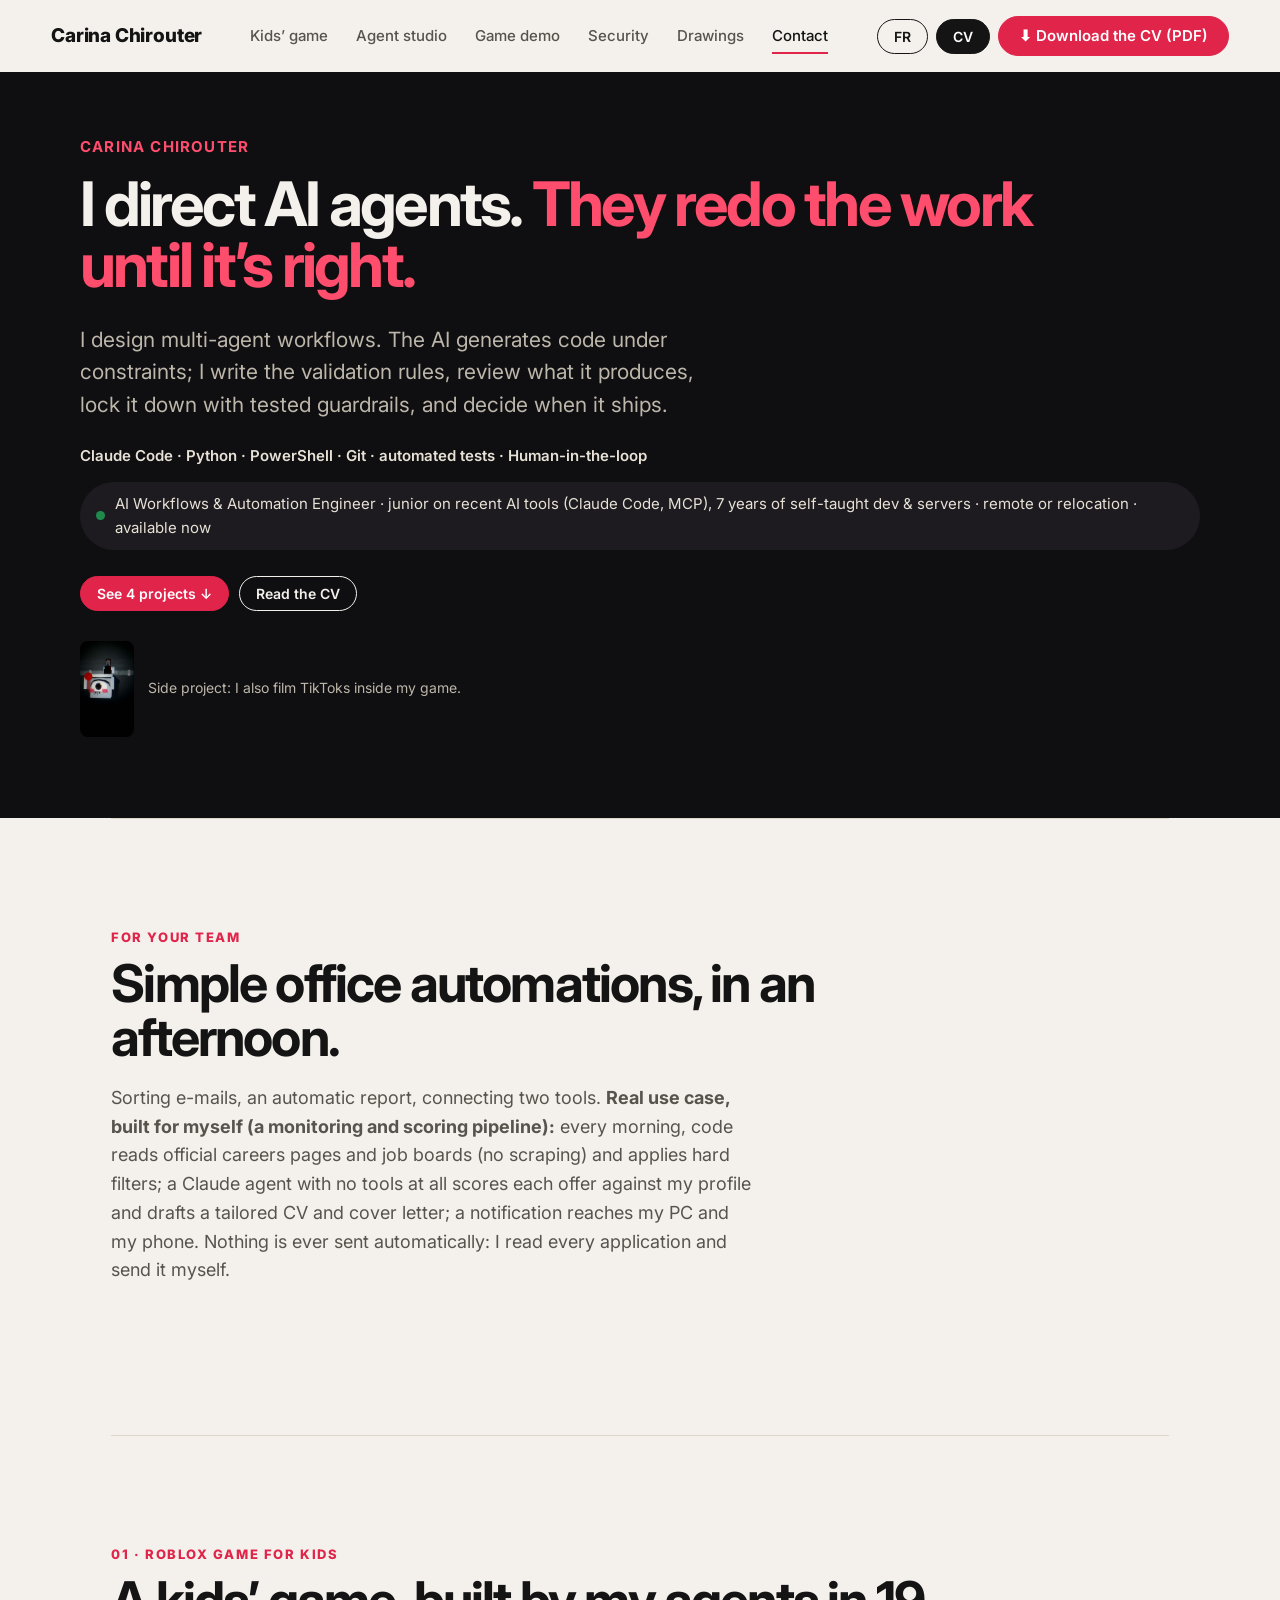
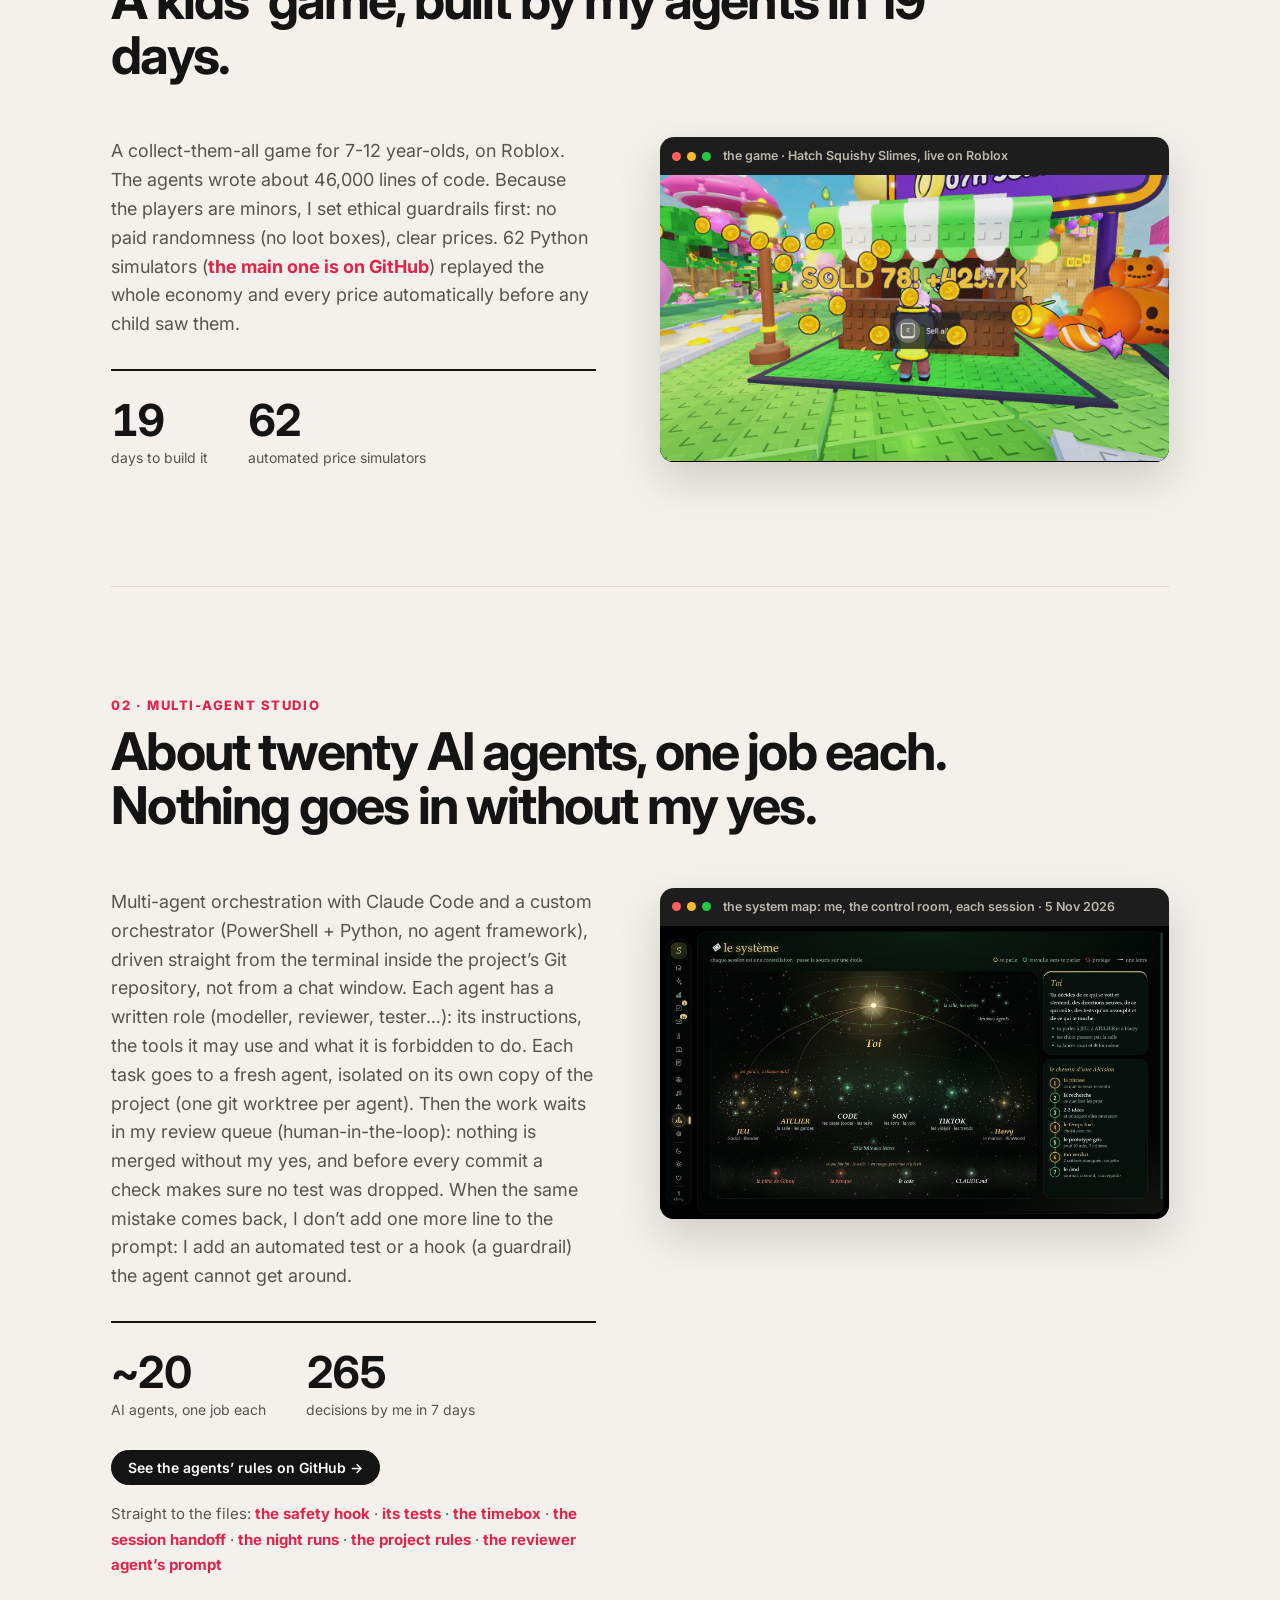
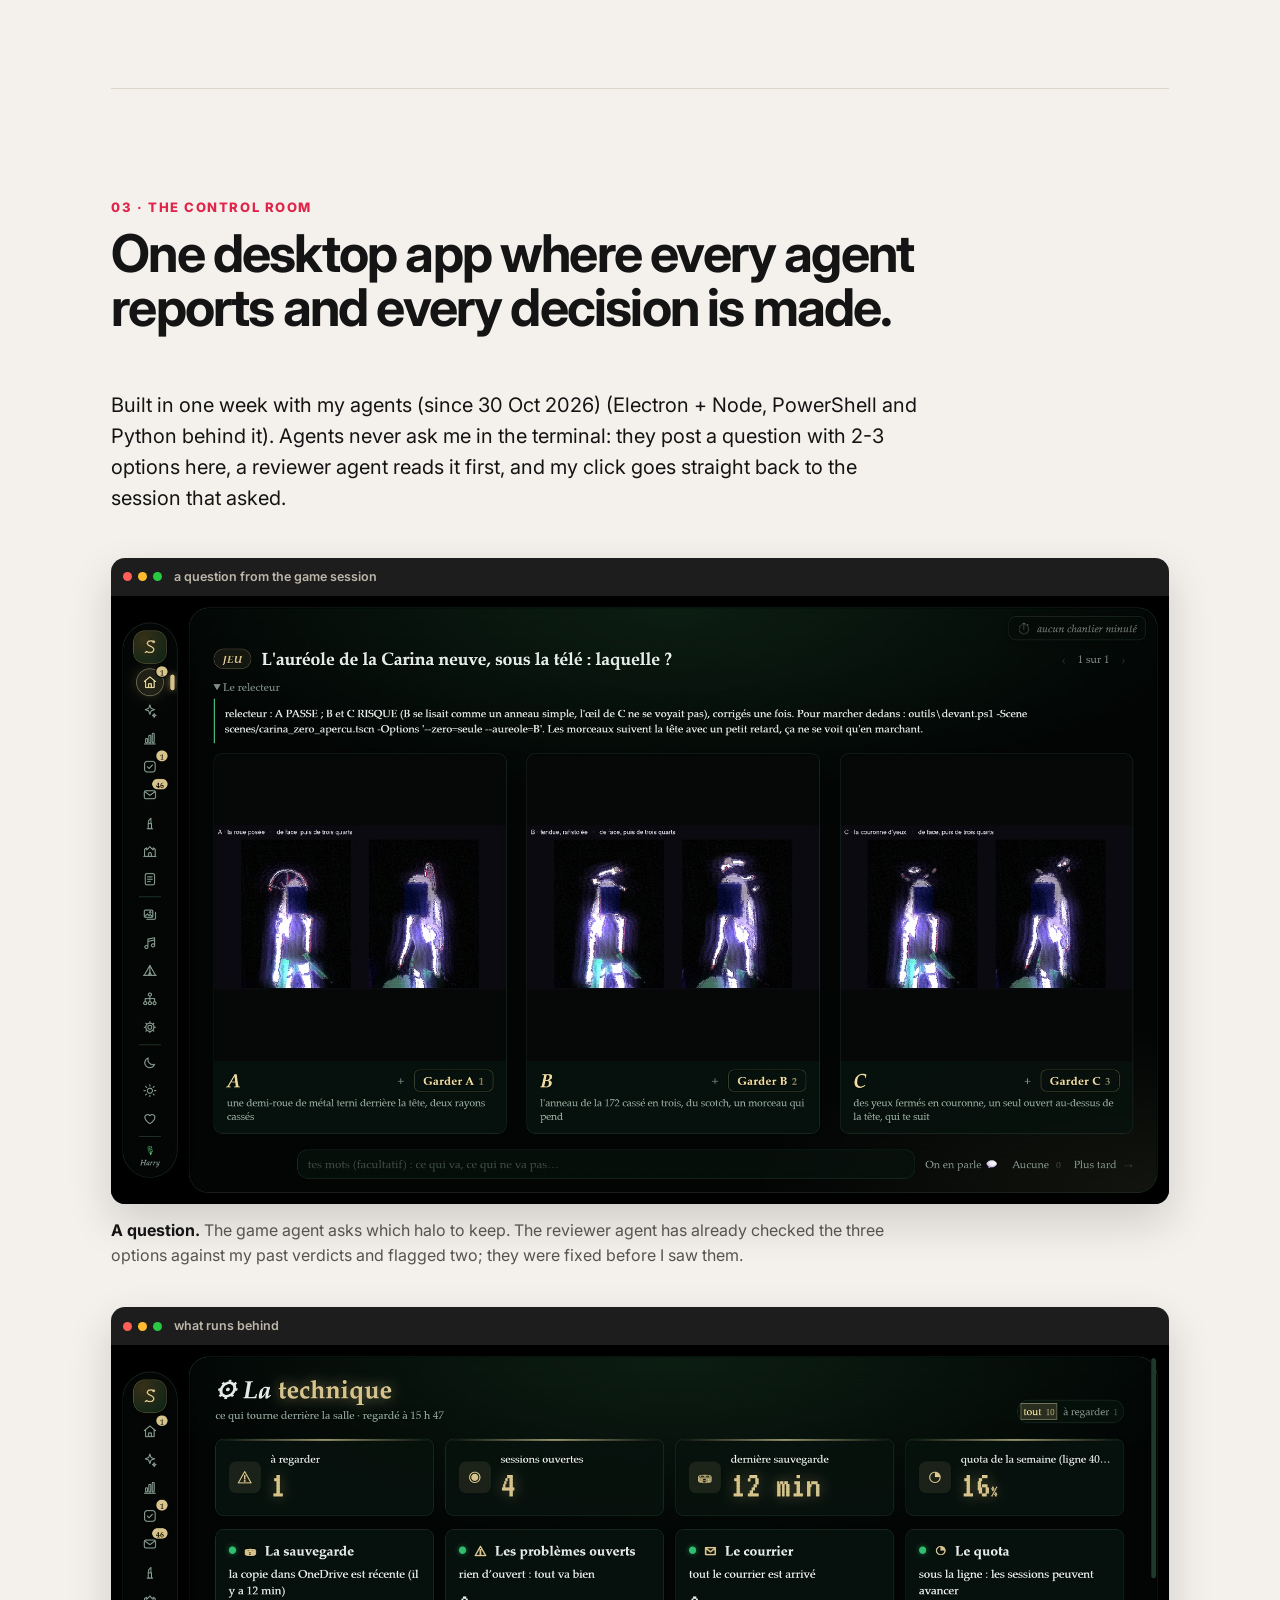
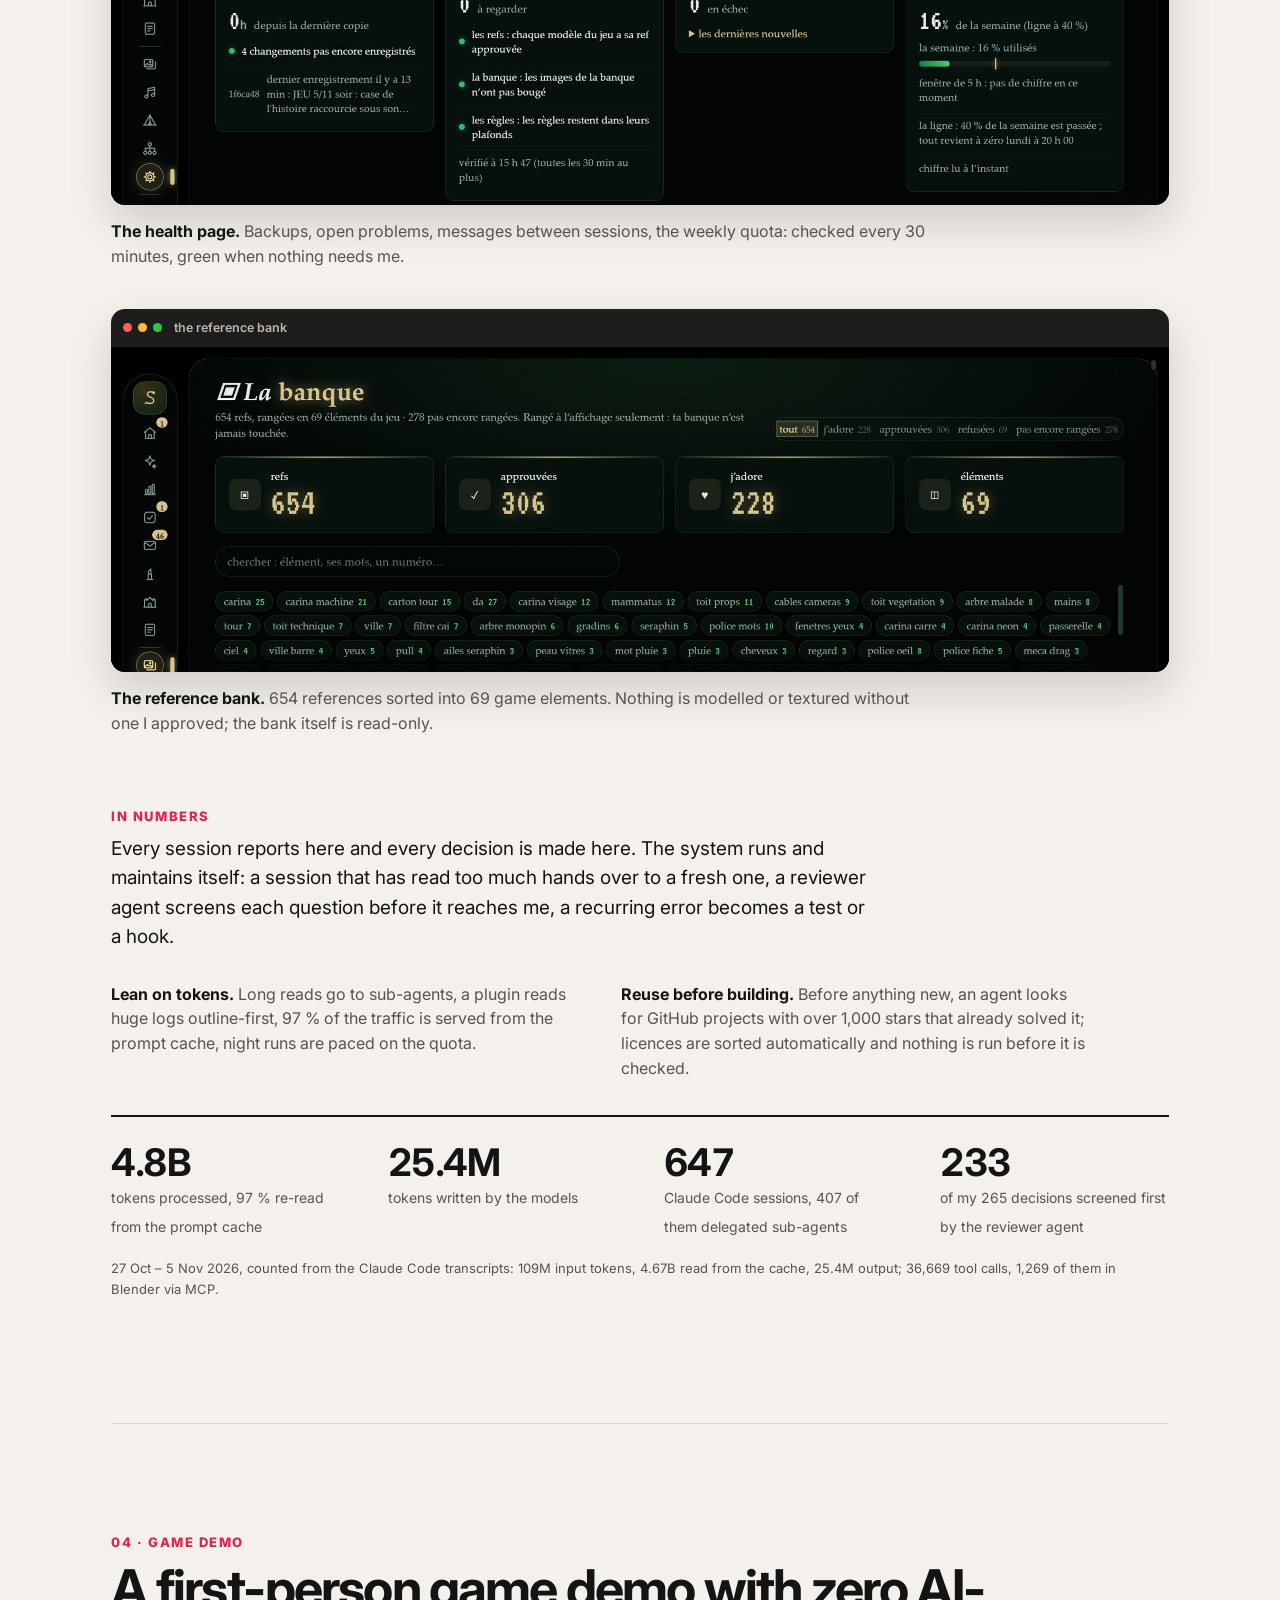
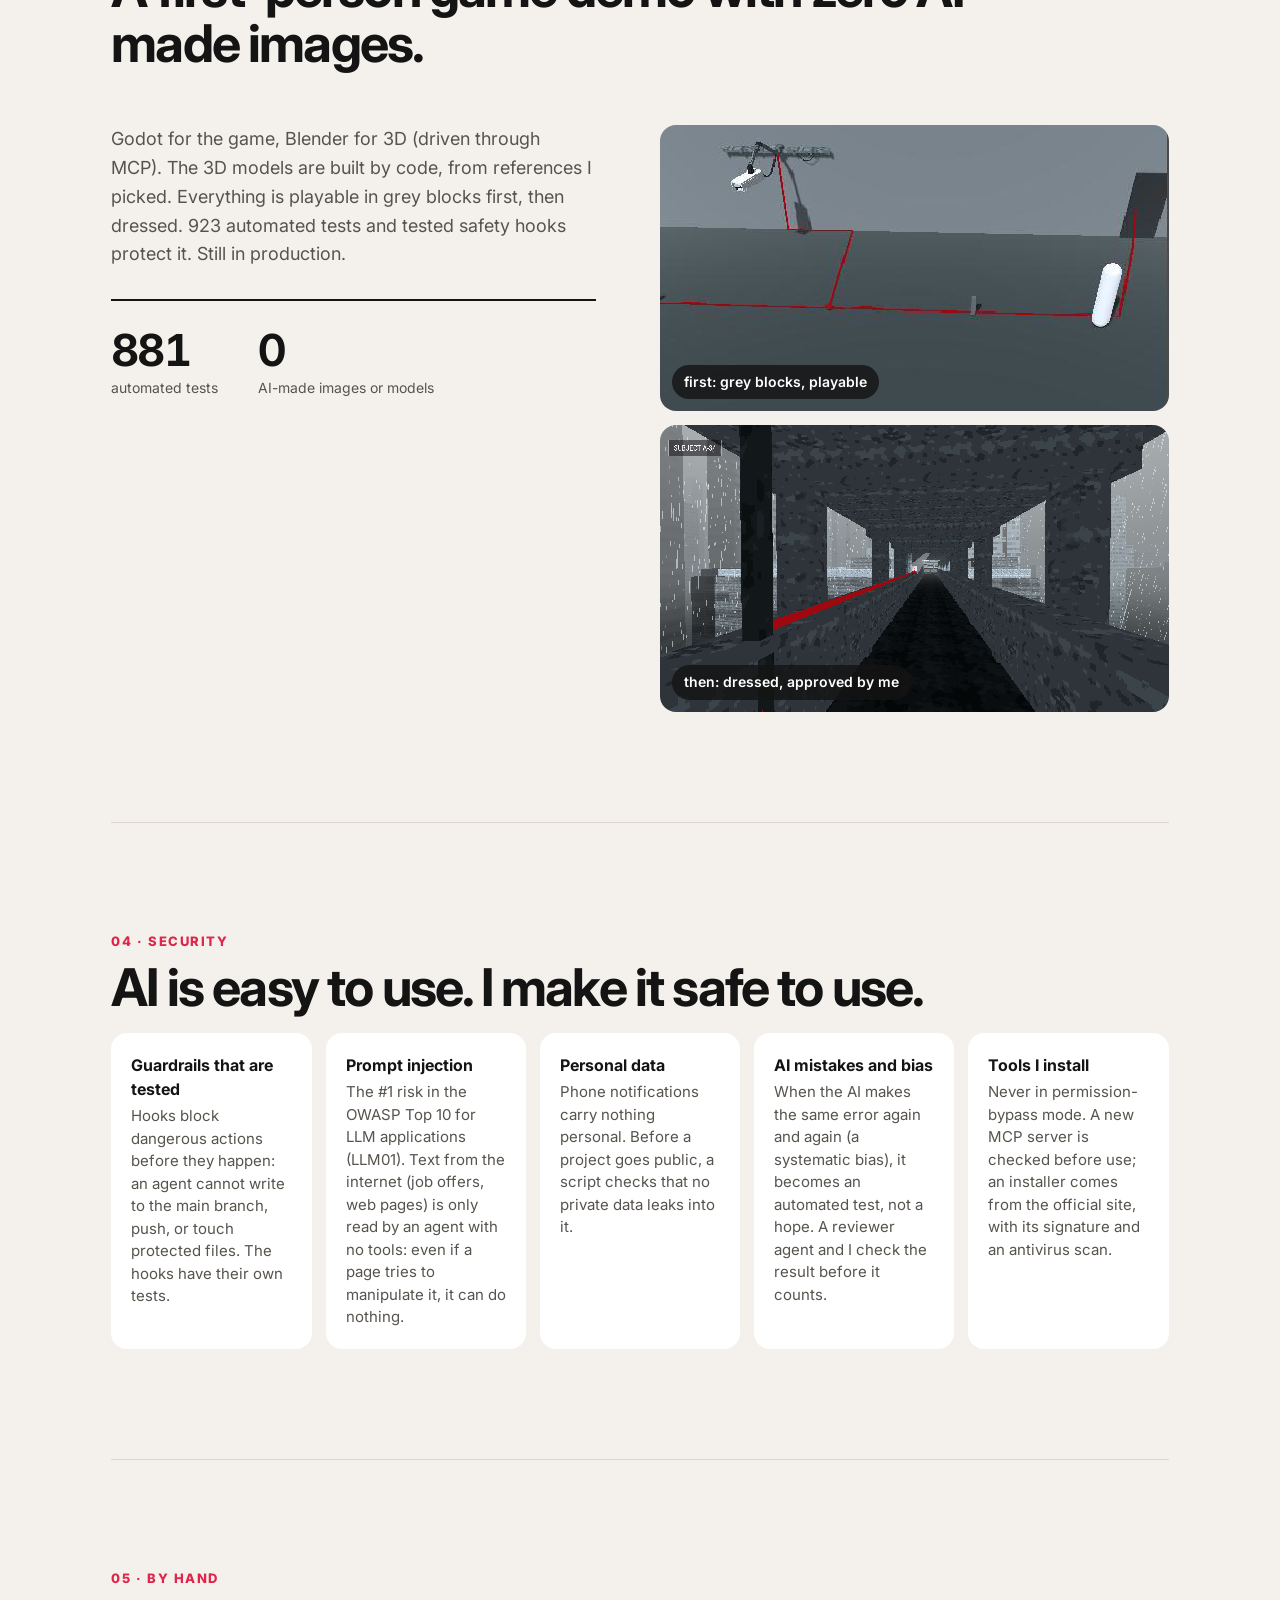
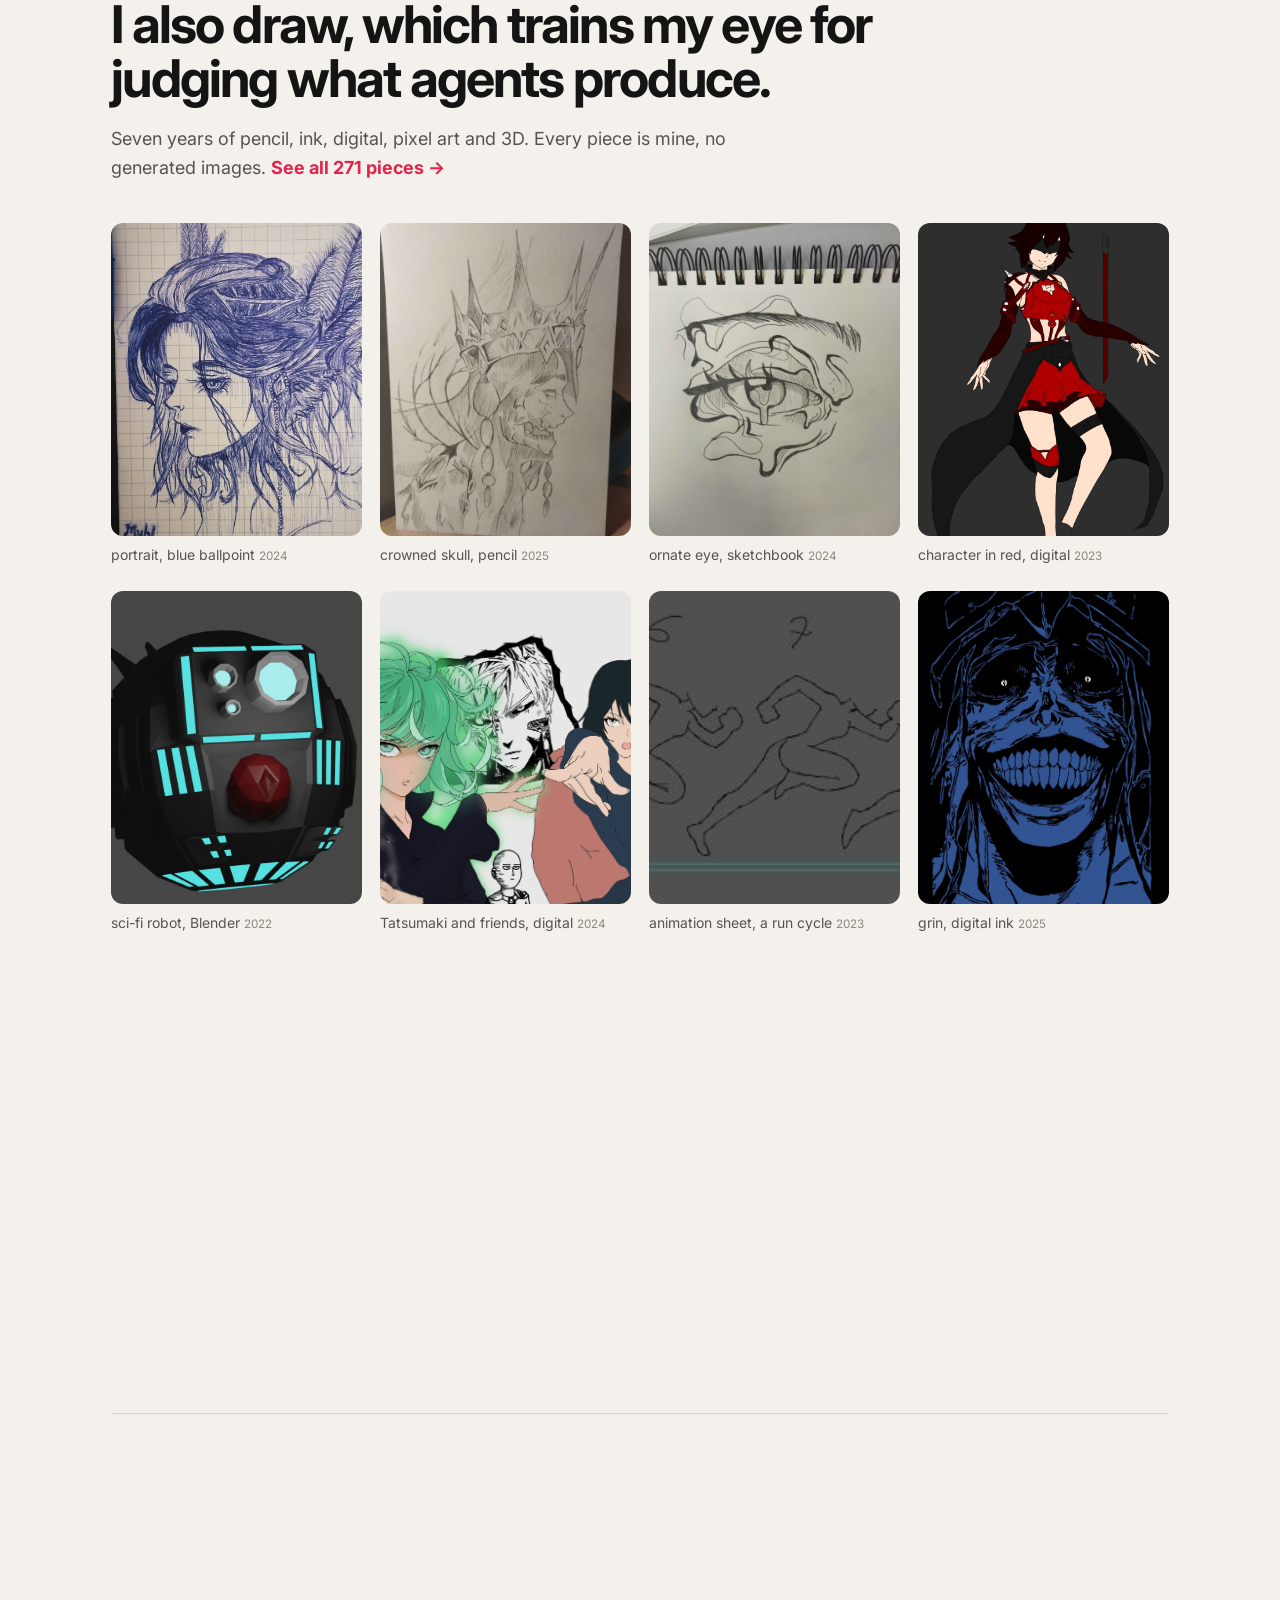
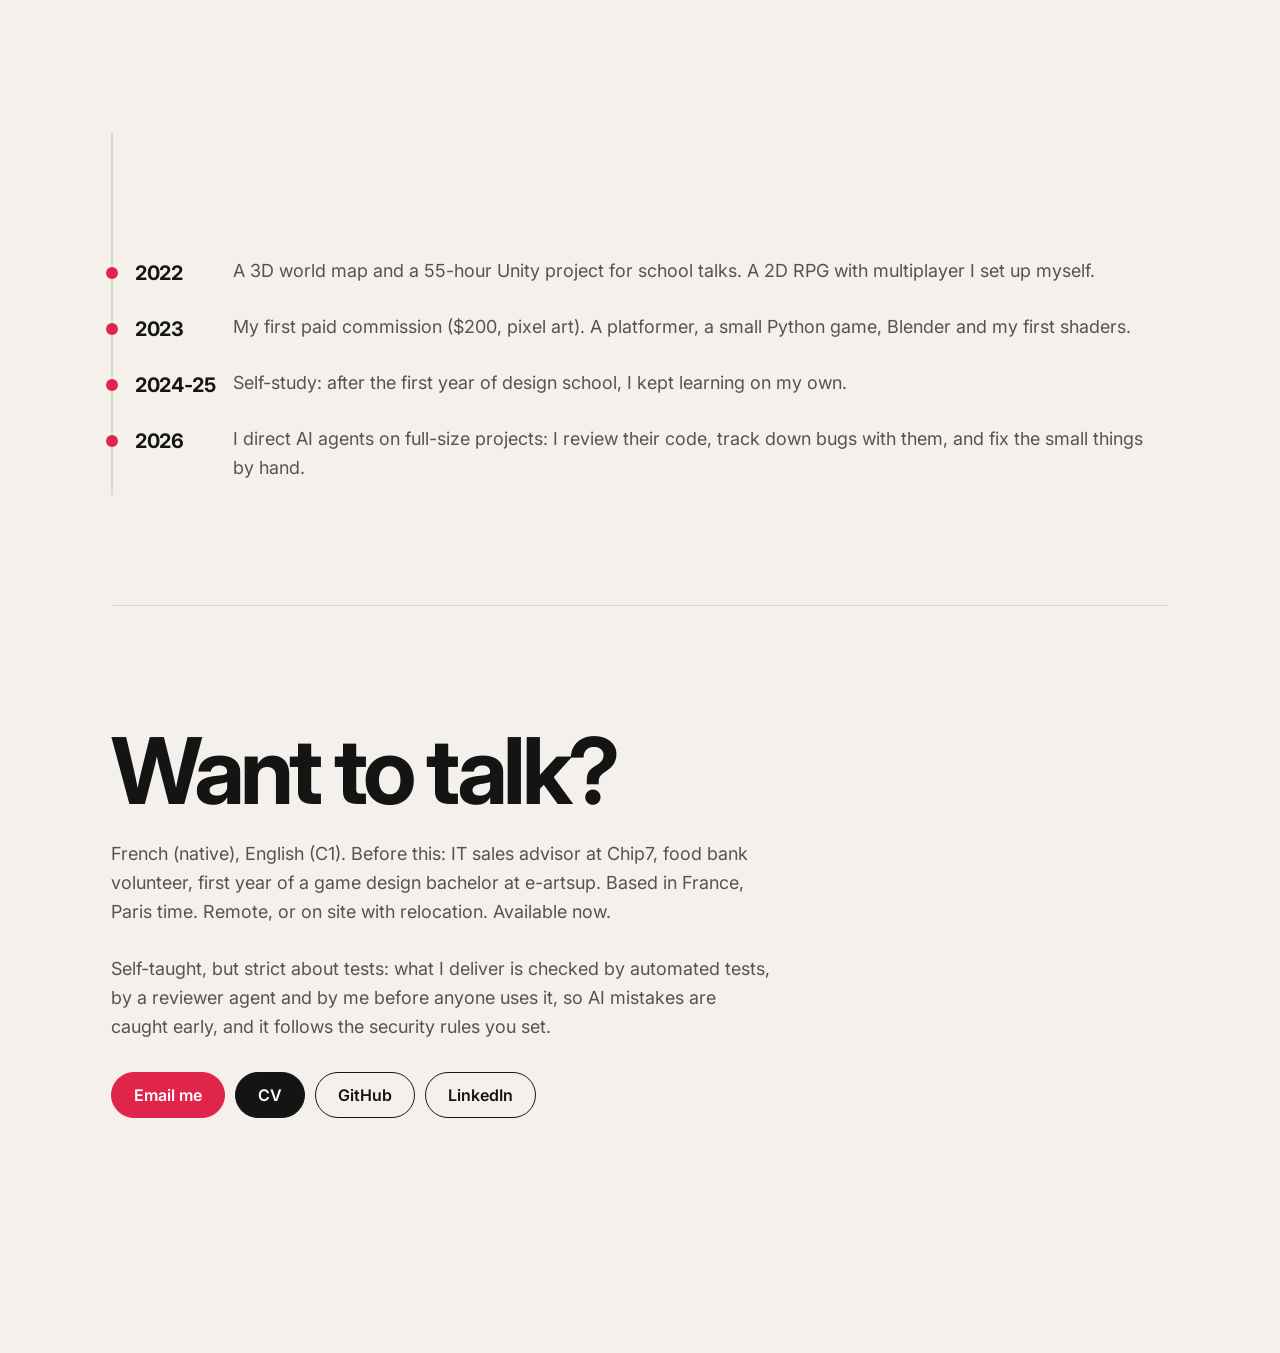
<file: index.html>
<!doctype html>
<html lang="en" data-l="en"><head><meta charset="utf-8"><meta name="viewport" content="width=device-width, initial-scale=1">
<title>Carina · AI agent workflows and automation</title><meta name="description" content="Carina directs teams of Claude Code agents to build real software, with tests and guardrails. Self-taught, based in France.">
<link rel="preconnect" href="https://fonts.googleapis.com"><link rel="preconnect" href="https://fonts.gstatic.com" crossorigin>
<link href="https://fonts.googleapis.com/css2?family=Inter:wght@400;500;600;700;800&family=JetBrains+Mono:wght@400;600&display=swap" rel="stylesheet">
<link rel="stylesheet" href="style.css?v=67b5f2f9"><script src="site.js?v=67b5f2f9"></script><script>window.JOURNAL=[["modeleur", "character model · 19,623 → 5,496 faces", ""], ["reviewer", "RISK: the spine is not at the same grain", "r"], ["modeleur", "fixed. once, like the rule says.", ""], ["tests", "923 / 923 passed", "v"], ["guard", "BLOCKED: write to the reference bank", "r"], ["queue", "waiting for her verdict…", "g"], ["her", "“not yet”", "j"], ["everyone", "back to work", ""]];</script></head><body>

<div class="lecture"></div>
<header class="haut"><a class="nom" href="#">Carina Chirouter</a>
<nav><a href="#enfants"><span lang="en">Kids’ game</span><span lang="fr">Jeu enfants</span></a><a href="#studio"><span lang="en">Agent studio</span><span lang="fr">Studio d’agents</span></a><a href="#jeu"><span lang="en">Game demo</span><span lang="fr">Démo de jeu</span></a><a href="#securite"><span lang="en">Security</span><span lang="fr">Sécurité</span></a><a href="#dessins"><span lang="en">Drawings</span><span lang="fr">Dessins</span></a><a href="#contact">Contact</a></nav>
<div class="droite"><button type="button" data-langue><span lang="en">FR</span><span lang="fr">EN</span></button><a class="btn noir" href="cv.html">CV</a><a class="btn pdf" lang="en" href="Carina_Chirouter_CV.pdf" download>⬇ <span class="long">Download the CV (</span>PDF<span class="long">)</span></a><a class="btn pdf" lang="fr" href="Carina_Chirouter_CV_FR.pdf" download>⬇ <span class="long">Télécharger le CV (</span>PDF<span class="long">)</span></a></div></header>
<main>
<section class="accueil sombre"><div class="ouverture a">
<div class="texte"><div class="qui apparait">Carina Chirouter</div>
<h1 data-mots><span lang="en">I direct AI agents. <em>They redo the work until it’s right.</em></span><span lang="fr">Je dirige des agents IA. <em>Ils reprennent le travail jusqu’à ce qu’il soit juste.</em></span></h1>
<p class="sous apparait"><span lang="en">I design multi-agent workflows. The AI generates code under constraints; I write the validation rules, review what it produces, lock it down with tested guardrails, and decide when it ships.</span><span lang="fr">Je conçois des workflows multi-agents. L’IA génère le code sous contraintes ; j’écris les règles de validation, je relis ce qu’elle produit, je la verrouille avec des garde-fous testés et je décide quand c’est prêt.</span></p>
<div class="outils apparait">Claude Code · Python · PowerShell · Git · <span lang="en">automated tests</span><span lang="fr">tests automatiques</span> · Human-in-the-loop</div>
<div class="cherche apparait"><span lang="en">AI Workflows &amp; Automation Engineer · junior on recent AI tools (Claude Code, MCP), 7 years of self-taught dev &amp; servers · remote or relocation · available now</span><span lang="fr">AI Workflows &amp; Automation Engineer · junior sur les outils IA récents (Claude Code, MCP), 7 ans de dev et de serveurs en autodidacte · à distance ou avec déménagement · disponible tout de suite</span></div>
<div class="liens apparait"><a class="btn rose" href="#enfants"><span lang="en">See 4 projects ↓</span><span lang="fr">Voir 4 projets ↓</span></a><a class="btn clair" href="cv.html"><span lang="en">Read the CV</span><span lang="fr">Lire le CV</span></a></div>
<div class="mini apparait"><video src="media/tiktok.mp4" poster="media/tiktok.jpg" autoplay muted loop playsinline preload="metadata"></video><span><span lang="en">Side project: I also film TikToks inside my game.</span><span lang="fr">À côté : je tourne aussi des TikToks dans mon jeu.</span></span></div>
</div>
</div></section>
<section class="section" id="equipe"><div class="num apparait"><span lang="en">For your team</span><span lang="fr">Pour votre équipe</span></div>
<h2 class="apparait"><span lang="en">Simple office automations, in an afternoon.</span><span lang="fr">Des automatisations de bureau simples, en une après-midi.</span></h2>
<p class="chapo apparait"><span lang="en">Sorting e-mails, an automatic report, connecting two tools. <b>Real use case, built for myself (a monitoring and scoring pipeline):</b> every morning, code reads official careers pages and job boards (no scraping) and applies hard filters; a Claude agent with no tools at all scores each offer against my profile and drafts a tailored CV and cover letter; a notification reaches my PC and my phone. Nothing is ever sent automatically: I read every application and send it myself.</span><span lang="fr">Trier des e-mails, un rapport automatique, relier deux outils. <b>Cas d’usage réel, fait pour moi (une chaîne de veille et de scoring) :</b> chaque matin, du code lit les pages carrières et les sites d’offres officiels (aucun scraping) et applique des filtres stricts ; un agent Claude sans aucun outil note chaque offre d’après mon profil et prépare un CV et une lettre adaptés ; une notification arrive sur mon PC et mon téléphone. Rien n’est jamais envoyé automatiquement : je relis chaque candidature et je l’envoie moi-même.</span></p></section>
<section class="cas" id="enfants"><div class="tete apparait"><div class="num">01 · <span lang="en">Roblox game for kids</span><span lang="fr">Jeu Roblox pour enfants</span></div><h2><span lang="en">A kids’ game, built by my agents in 19 days.</span><span lang="fr">Un jeu pour enfants, construit par mes agents en 19 jours.</span></h2></div><div class="corps"><div class="recit"><div class="ligne apparait"><p><span lang="en">A collect-them-all game for 7-12 year-olds, on Roblox. The agents wrote about 46,000 lines of code. Because the players are minors, I set ethical guardrails first: no paid randomness (no loot boxes), clear prices. 62 Python simulators (<a class="lien" href="https://github.com/Muhlasse/roblox-economy-simulator">the main one is on GitHub</a>) replayed the whole economy and every price automatically before any child saw them.</span><span lang="fr">Un jeu à collectionner pour les 7-12 ans, sur Roblox. Les agents ont écrit environ 46 000 lignes de code. Parce que les joueurs sont mineurs, j’ai d’abord posé des garde-fous éthiques : pas de hasard payant (pas de loot box), des prix clairs. 62 simulateurs en Python (<a class="lien" href="https://github.com/Muhlasse/roblox-economy-simulator">le principal est sur GitHub</a>) ont rejoué automatiquement toute l’économie et chaque prix avant qu’un enfant les voie.</span></p></div><div class="resultat apparait"><div><b data-compte="19"><span lang="en">19</span><span lang="fr">19</span></b><span><span lang="en">days to build it</span><span lang="fr">jours pour le construire</span></span></div><div><b data-compte="62"><span lang="en">62</span><span lang="fr">62</span></b><span><span lang="en">automated price simulators</span><span lang="fr">simulateurs automatiques des prix</span></span></div></div></div><figure class="visuel apparait"><div class="ecran video "><span class="barre"><i></i><i></i><i></i><span lang="en">the game · Hatch Squishy Slimes, live on Roblox</span><span lang="fr">le jeu · Hatch Squishy Slimes, en ligne sur Roblox</span></span><video src="media/roblox.mp4" poster="media/roblox.jpg" autoplay muted loop playsinline preload="metadata"></video></div></figure></div></section><section class="cas" id="studio"><div class="tete apparait"><div class="num">02 · <span lang="en">Multi-agent studio</span><span lang="fr">Studio multi-agents</span></div><h2><span lang="en">About twenty AI agents, one job each. Nothing goes in without my yes.</span><span lang="fr">Une vingtaine d’agents IA, un métier chacun. Rien n’entre sans mon oui.</span></h2></div><div class="corps"><div class="recit"><div class="ligne apparait"><p><span lang="en">Multi-agent orchestration with Claude Code and a custom orchestrator (PowerShell + Python, no agent framework), driven straight from the terminal inside the project’s Git repository, not from a chat window. Each agent has a written role (modeller, reviewer, tester…): its instructions, the tools it may use and what it is forbidden to do. Each task goes to a fresh agent, isolated on its own copy of the project (one git worktree per agent). Then the work waits in my review queue (human-in-the-loop): nothing is merged without my yes, and before every commit a check makes sure no test was dropped. When the same mistake comes back, I don’t add one more line to the prompt: I add an automated test or a hook (a guardrail) the agent cannot get around.</span><span lang="fr">Orchestration multi-agents avec Claude Code et un orchestrateur maison (PowerShell + Python, sans framework d’agents), pilotée directement depuis le terminal, dans le dépôt Git du projet, pas dans une fenêtre de discussion. Chaque agent a un rôle écrit (modeleur, relecteur, testeur…) : ses consignes, les outils qu’il a le droit d’utiliser et ce qui lui est interdit. Chaque tâche est confiée à un agent neuf, isolé sur sa propre copie du projet (un git worktree par agent). Puis le travail attend dans ma file de revue (human-in-the-loop) : rien n’est fusionné sans mon oui, et avant chaque commit une vérification s’assure qu’aucun test n’a disparu. Quand la même erreur revient, je n’ajoute pas une ligne de plus au prompt : j’ajoute un test automatique ou un hook (un garde-fou) que l’agent ne peut pas contourner.</span></p></div><div class="resultat apparait"><div><b data-compte="~20"><span lang="en">~20</span><span lang="fr">~20</span></b><span><span lang="en">AI agents, one job each</span><span lang="fr">agents IA, un métier chacun</span></span></div><div><b data-compte="265"><span lang="en">265</span><span lang="fr">265</span></b><span><span lang="en">decisions by me in 7 days</span><span lang="fr">décisions de ma part en 7 jours</span></span></div></div><div class="voir apparait"><a class="btn noir" href="https://github.com/Muhlasse/claude-code-guardrails"><span lang="en">See the agents’ rules on GitHub →</span><span lang="fr">Voir les règles des agents sur GitHub →</span></a><p class="fichiers"><span lang="en">Straight to the files: </span><span lang="fr">Directement aux fichiers : </span><a class="lien" href="https://github.com/Muhlasse/claude-code-guardrails/blob/master/hooks/guard.py"><span lang="en">the safety hook</span><span lang="fr">le hook de sécurité</span></a> · <a class="lien" href="https://github.com/Muhlasse/claude-code-guardrails/blob/master/hooks/tests/test_guard.py"><span lang="en">its tests</span><span lang="fr">ses tests</span></a> · <a class="lien" href="https://github.com/Muhlasse/claude-code-guardrails/blob/master/hooks/timer.py"><span lang="en">the timebox</span><span lang="fr">le minuteur</span></a> · <a class="lien" href="https://github.com/Muhlasse/claude-code-guardrails/blob/master/hooks/relay.py"><span lang="en">the session handoff</span><span lang="fr">le relais entre sessions</span></a> · <a class="lien" href="https://github.com/Muhlasse/claude-code-guardrails/blob/master/hooks/night.py"><span lang="en">the night runs</span><span lang="fr">le travail de nuit</span></a> · <a class="lien" href="https://github.com/Muhlasse/claude-code-guardrails/blob/master/rules/CLAUDE.md"><span lang="en">the project rules</span><span lang="fr">les règles du projet</span></a> · <a class="lien" href="https://github.com/Muhlasse/claude-code-guardrails/blob/master/agents/reviewer.md"><span lang="en">the reviewer agent’s prompt</span><span lang="fr">le prompt de l’agent relecteur</span></a></p></div></div><figure class="visuel apparait"><a class="ecran" href="img/preuves/salle_systeme_0511.jpg" data-zoom><span class="barre"><i></i><i></i><i></i><span lang="en">the system map: me, the control room, each session · 5 Nov 2026</span><span lang="fr">la carte du système : moi, la salle, chaque session · le 5 nov. 2026</span></span><img loading="lazy" src="img/preuves/salle_systeme_0511.jpg" alt="system map"></a></figure></div></section><section class="cas" id="salle"><div class="tete apparait"><div class="num">03 · <span lang="en">The control room</span><span lang="fr">La salle</span></div><h2><span lang="en">One desktop app where every agent reports and every decision is made.</span><span lang="fr">Une application où chaque agent rend compte et où chaque décision se prend.</span></h2></div><p class="salle-intro apparait"><span lang="en">Built in one week with my agents (since 30 Oct 2026) (Electron + Node, PowerShell and Python behind it). Agents never ask me in the terminal: they post a question with 2-3 options here, a reviewer agent reads it first, and my click goes straight back to the session that asked.</span><span lang="fr">Construite en une semaine avec mes agents (depuis le 30 oct. 2026) (Electron + Node, PowerShell et Python derrière). Les agents ne me demandent rien dans le terminal : ils posent ici une question à 2-3 options, un agent relecteur la lit d’abord, et mon clic repart droit vers la session qui a demandé.</span></p><figure class="salle-ecran apparait"><a class="ecran" href="img/preuves/salle_accueil_0511.jpg" data-zoom><span class="barre"><i></i><i></i><i></i><span lang="en">a question from the game session</span><span lang="fr">une question de la session du jeu</span></span><img loading="lazy" src="img/preuves/salle_accueil_0511.jpg" alt="a question"></a><figcaption><span lang="en"><b>A question.</b> The game agent asks which halo to keep. The reviewer agent has already checked the three options against my past verdicts and flagged two; they were fixed before I saw them.</span><span lang="fr"><b>Une question.</b> L’agent du jeu demande quelle auréole garder. L’agent relecteur a déjà comparé les trois options à mes verdicts passés et en a signalé deux ; elles ont été corrigées avant que je les voie.</span></figcaption></figure><div class="salle-duo"><figure class="salle-ecran apparait"><a class="ecran" href="img/preuves/salle_technique_0511.jpg" data-zoom><span class="barre"><i></i><i></i><i></i><span lang="en">what runs behind</span><span lang="fr">ce qui tourne derrière</span></span><img loading="lazy" src="img/preuves/salle_technique_0511.jpg" alt="technical health"></a><figcaption><span lang="en"><b>The health page.</b> Backups, open problems, messages between sessions, the weekly quota: checked every 30 minutes, green when nothing needs me.</span><span lang="fr"><b>La santé.</b> Sauvegardes, problèmes ouverts, courrier entre sessions, quota de la semaine : vérifiés toutes les 30 minutes, au vert quand rien ne m’attend.</span></figcaption></figure><figure class="salle-ecran apparait"><a class="ecran" href="img/preuves/salle_banque_0511.jpg" data-zoom><span class="barre"><i></i><i></i><i></i><span lang="en">the reference bank</span><span lang="fr">la banque de références</span></span><img loading="lazy" src="img/preuves/salle_banque_0511.jpg" alt="reference bank"></a><figcaption><span lang="en"><b>The reference bank.</b> 654 references sorted into 69 game elements. Nothing is modelled or textured without one I approved; the bank itself is read-only.</span><span lang="fr"><b>La banque.</b> 654 références rangées en 69 éléments du jeu. Rien n’est modélisé ni texturé sans une ref que j’ai approuvée ; la banque elle-même est en lecture seule.</span></figcaption></figure></div><div class="bande apparait"><div class="num"><span lang="en">In numbers</span><span lang="fr">En chiffres</span></div><p class="bande-texte"><span lang="en">Every session reports here and every decision is made here. The system runs and maintains itself: a session that has read too much hands over to a fresh one, a reviewer agent screens each question before it reaches me, a recurring error becomes a test or a hook.</span><span lang="fr">Chaque session y rend compte, chaque décision s’y prend. Le système tourne et s’entretient seul : une session qui a trop lu passe le relais à une neuve, un agent relecteur filtre chaque question avant qu’elle m’arrive, une erreur qui revient devient un test ou un hook.</span></p><ul class="bande-liste"><li><b><span lang="en">Lean on tokens.</span><span lang="fr">Économe en tokens.</span></b> <span lang="en">Long reads go to sub-agents, a plugin reads huge logs outline-first, 97&nbsp;% of the traffic is served from the prompt cache, night runs are paced on the quota.</span><span lang="fr">Les longues lectures partent chez des sous-agents, un plugin lit les gros journaux par le sommaire d’abord, 97&nbsp;% du trafic sort du cache, les nuits avancent au rythme du quota.</span></li><li><b><span lang="en">Reuse before building.</span><span lang="fr">Reprendre avant de construire.</span></b> <span lang="en">Before anything new, an agent looks for GitHub projects with over 1,000 stars that already solved it; licences are sorted automatically and nothing is run before it is checked.</span><span lang="fr">Avant toute piste neuve, un agent cherche les projets GitHub à plus de 1 000 étoiles qui l’ont déjà résolue ; les licences sont triées automatiquement et rien n’est exécuté avant vérification.</span></li></ul><div class="resultat"><div><b><span lang="en">4.8B</span><span lang="fr">4,8 Md</span></b><span><span lang="en">tokens processed, 97&nbsp;% re-read from the prompt cache</span><span lang="fr">tokens traités, dont 97&nbsp;% relus depuis le cache</span></span></div><div><b><span lang="en">25.4M</span><span lang="fr">25,4 M</span></b><span><span lang="en">tokens written by the models</span><span lang="fr">tokens écrits par les modèles</span></span></div><div><b data-compte="659"><span lang="en">659</span><span lang="fr">659</span></b><span><span lang="en">Claude Code sessions, 407 of them delegated sub-agents</span><span lang="fr">sessions Claude Code, dont 407 sous-agents délégués</span></span></div><div><b data-compte="237"><span lang="en">237</span><span lang="fr">237</span></b><span><span lang="en">of my 265 decisions screened first by the reviewer agent</span><span lang="fr">de mes 265 décisions filtrées d’abord par l’agent relecteur</span></span></div></div><p class="bande-note"><span lang="en">27 Oct – 5 Nov 2026, counted from the Claude Code transcripts: 109M input tokens, 4.67B read from the cache, 25.4M output; 36,669 tool calls, 1,269 of them in Blender via MCP.</span><span lang="fr">Du 27 oct. au 5 nov. 2026, comptés dans les conversations Claude Code : 109 M tokens en entrée, 4,67 Md lus depuis le cache, 25,4 M en sortie ; 36 669 appels d’outils, dont 1 269 dans Blender via MCP.</span></p></div></section><section class="cas" id="jeu"><div class="tete apparait"><div class="num">04 · <span lang="en">Game demo</span><span lang="fr">Démo de jeu</span></div><h2><span lang="en">A first-person game demo with zero AI-made images.</span><span lang="fr">Une démo de jeu à la première personne, sans aucune image faite par IA.</span></h2></div><div class="corps"><div class="recit"><div class="ligne apparait"><p><span lang="en">Godot for the game, Blender for 3D (driven through MCP). The 3D models are built by code, from references I picked. Everything is playable in grey blocks first, then dressed. 923 automated tests and tested safety hooks protect it. Still in production.</span><span lang="fr">Godot pour le jeu, Blender pour la 3D (piloté par MCP). Les modèles 3D sont construits par du code, d’après des références que j’ai choisies. Tout est jouable en blocs gris d’abord, puis habillé. 923 tests automatiques et des hooks de sécurité testés le protègent. Encore en production.</span></p></div><div class="resultat apparait"><div><b data-compte="923"><span lang="en">923</span><span lang="fr">923</span></b><span><span lang="en">automated tests</span><span lang="fr">tests automatiques</span></span></div><div><b data-compte="0"><span lang="en">0</span><span lang="fr">0</span></b><span><span lang="en">AI-made images or models</span><span lang="fr">image ou modèle fait par IA</span></span></div></div></div><figure class="visuel apparait"><div class="avant-apres"><div><img loading="lazy" src="img/jeu/gris.png" alt=""><span><span lang="en">first: grey blocks, playable</span><span lang="fr">d’abord : blocs gris, jouable</span></span></div><div><img loading="lazy" src="img/jeu/habille.png" alt=""><span><span lang="en">then: dressed, approved by me</span><span lang="fr">ensuite : habillé, validé par moi</span></span></div></div></figure></div></section>
<section class="section" id="securite"><div class="num apparait">04 · <span lang="en">Security</span><span lang="fr">Sécurité</span></div>
<h2 class="apparait"><span lang="en">AI is easy to use. I make it safe to use.</span><span lang="fr">L’IA, tout le monde s’en sert. Moi, je la rends sûre.</span></h2>
<ul class="petits">
<li class="apparait"><b><span lang="en">Guardrails that are tested</span><span lang="fr">Des garde-fous testés</span></b><span lang="en">Hooks block dangerous actions before they happen: an agent cannot write to the main branch, push, or touch protected files. The hooks have their own tests.</span><span lang="fr">Des hooks bloquent les actions dangereuses avant qu’elles arrivent : un agent ne peut pas écrire sur la branche principale, pousser, ni toucher aux fichiers protégés. Les hooks ont leurs propres tests.</span></li>
<li class="apparait"><b><span lang="en">Prompt injection</span><span lang="fr">L’injection de prompt</span></b><span lang="en">The #1 risk in the OWASP Top 10 for LLM applications (LLM01). Text from the internet (job offers, web pages) is only read by an agent with no tools: even if a page tries to manipulate it, it can do nothing.</span><span lang="fr">Le risque n°1 du Top 10 OWASP pour les applications LLM (LLM01). Le texte venu d’internet (offres d’emploi, pages web) n’est lu que par un agent sans aucun outil : même si une page essaie de le manipuler, il ne peut rien faire.</span></li>
<li class="apparait"><b><span lang="en">Personal data</span><span lang="fr">Les données personnelles</span></b><span lang="en">Phone notifications carry nothing personal. Before a project goes public, a script checks that no private data leaks into it.</span><span lang="fr">Les notifications sur téléphone ne contiennent rien de personnel. Avant qu’un projet devienne public, un script vérifie qu’aucune donnée privée n’y fuit.</span></li>
<li class="apparait"><b><span lang="en">AI mistakes and bias</span><span lang="fr">Les erreurs et les biais de l’IA</span></b><span lang="en">When the AI makes the same error again and again (a systematic bias), it becomes an automated test, not a hope. A reviewer agent and I check the result before it counts.</span><span lang="fr">Quand l’IA refait sans cesse la même erreur (un biais systématique), elle devient un test automatique, pas un espoir. Un agent relecteur et moi vérifions le résultat avant qu’il compte.</span></li>
<li class="apparait"><b><span lang="en">Tools I install</span><span lang="fr">Les outils que j’installe</span></b><span lang="en">Never in permission-bypass mode. A new MCP server is checked before use; an installer comes from the official site, with its signature and an antivirus scan.</span><span lang="fr">Jamais en mode qui contourne les permissions. Un nouveau serveur MCP est vérifié avant usage ; un installateur vient du site officiel, avec sa signature et un scan antivirus.</span></li>
</ul></section>
<section class="section" id="dessins"><div class="num apparait">05 · <span lang="en">By hand</span><span lang="fr">À la main</span></div>
<h2 class="apparait"><span lang="en">I also draw, which trains my eye for judging what agents produce.</span><span lang="fr">Je dessine aussi : c’est ce qui forme mon œil pour juger ce que produisent les agents.</span></h2>
<p class="chapo apparait"><span lang="en">Seven years of pencil, ink, digital, pixel art and 3D. Every piece is mine, no generated images.</span><span lang="fr">Sept ans de crayon, d’encre, de numérique, de pixel art et de 3D. Chaque pièce est de moi, aucune image générée.</span>
 <a class="lien" href="archive.html"><span lang="en">See all 271 pieces →</span><span lang="fr">Voir les 271 pièces →</span></a></p>
<div class="mur"><figure class="apparait"><a href="img/v/v01.jpg" data-zoom><img loading="lazy" src="img/v/v01.jpg" alt="portrait, blue ballpoint"></a><figcaption><span lang="en">portrait, blue ballpoint</span><span lang="fr">portrait, stylo bille bleu</span> <small>2024</small></figcaption></figure><figure class="apparait"><a href="img/v/v02.jpg" data-zoom><img loading="lazy" src="img/v/v02.jpg" alt="crowned skull, pencil"></a><figcaption><span lang="en">crowned skull, pencil</span><span lang="fr">crâne couronné, crayon</span> <small>2025</small></figcaption></figure><figure class="apparait"><a href="img/v/v03.jpg" data-zoom><img loading="lazy" src="img/v/v03.jpg" alt="ornate eye, sketchbook"></a><figcaption><span lang="en">ornate eye, sketchbook</span><span lang="fr">œil orné, carnet</span> <small>2024</small></figcaption></figure><figure class="apparait"><a href="img/v/v04.jpg" data-zoom><img loading="lazy" src="img/v/v04.jpg" alt="character in red, digital"></a><figcaption><span lang="en">character in red, digital</span><span lang="fr">personnage en rouge, numérique</span> <small>2023</small></figcaption></figure><figure class="apparait"><a href="img/v/v05.jpg" data-zoom><img loading="lazy" src="img/v/v05.jpg" alt="sci-fi robot, Blender"></a><figcaption><span lang="en">sci-fi robot, Blender</span><span lang="fr">robot de science-fiction, Blender</span> <small>2022</small></figcaption></figure><figure class="apparait"><a href="img/v/v06.jpg" data-zoom><img loading="lazy" src="img/v/v06.jpg" alt="Tatsumaki and friends, digital"></a><figcaption><span lang="en">Tatsumaki and friends, digital</span><span lang="fr">Tatsumaki et la bande, numérique</span> <small>2024</small></figcaption></figure><figure class="apparait"><a href="img/v/v07.jpg" data-zoom><img loading="lazy" src="img/v/v07.jpg" alt="animation sheet, a run cycle"></a><figcaption><span lang="en">animation sheet, a run cycle</span><span lang="fr">planche d’animation, une course</span> <small>2023</small></figcaption></figure><figure class="apparait"><a href="img/v/v08.jpg" data-zoom><img loading="lazy" src="img/v/v08.jpg" alt="grin, digital ink"></a><figcaption><span lang="en">grin, digital ink</span><span lang="fr">sourire, encre numérique</span> <small>2025</small></figcaption></figure><figure class="apparait"><a href="img/v/v09.jpg" data-zoom><img loading="lazy" src="img/v/v09.jpg" alt="bee, pixel art"></a><figcaption><span lang="en">bee, pixel art</span><span lang="fr">abeille, pixel art</span> <small>2023</small></figcaption></figure><figure class="apparait"><a href="img/v/v10.jpg" data-zoom><img loading="lazy" src="img/v/v10.jpg" alt="sword in the stone, Blender"></a><figcaption><span lang="en">sword in the stone, Blender</span><span lang="fr">l’épée dans le rocher, Blender</span> <small>2023</small></figcaption></figure><figure class="apparait"><a href="img/v/v11.jpg" data-zoom><img loading="lazy" src="img/v/v11.jpg" alt="voxel diorama, Blender"></a><figcaption><span lang="en">voxel diorama, Blender</span><span lang="fr">diorama en voxels, Blender</span> <small>2023</small></figcaption></figure><figure class="apparait"><a href="img/v/v12.jpg" data-zoom><img loading="lazy" src="img/v/v12.jpg" alt="fairy and skull, pencil"></a><figcaption><span lang="en">fairy and skull, pencil</span><span lang="fr">fée et crâne, crayon</span> <small>2024</small></figcaption></figure></div></section>
<section class="section" id="avant"><div class="num apparait">06 · <span lang="en">Before AI</span><span lang="fr">Avant l’IA</span></div>
<h2 class="apparait"><span lang="en">Self-taught since 13: 7 years of building code, servers and games before agents built them for me.</span><span lang="fr">Autodidacte depuis 13 ans : 7 ans à construire du code, des serveurs et des jeux avant que des agents construisent pour moi.</span></h2>
<ol class="frise"><li class="apparait"><b>2019</b><span><span lang="en">My first Minecraft server, at 13. About ten more after it.</span><span lang="fr">Mon premier serveur Minecraft, à 13 ans. Une dizaine d’autres ensuite.</span></span></li><li class="apparait"><b>2021</b><span><span lang="en">ZebiCraft, a Minecraft modpack published on CurseForge. My first game, in Unity.</span><span lang="fr">ZebiCraft, un modpack Minecraft publié sur CurseForge. Mon premier jeu, dans Unity.</span></span></li><li class="apparait"><b>2022</b><span><span lang="en">A 3D world map and a 55-hour Unity project for school talks. A 2D RPG with multiplayer I set up myself.</span><span lang="fr">Une carte du monde en 3D et un projet Unity de 55 h pour des exposés. Un RPG 2D avec un multijoueur que j’ai mis en place moi-même.</span></span></li><li class="apparait"><b>2023</b><span><span lang="en">My first paid commission ($200, pixel art). A platformer, a small Python game, Blender and my first shaders.</span><span lang="fr">Ma première commande payée (200 $, pixel art). Un jeu de plateforme, un petit jeu en Python, Blender et mes premiers shaders.</span></span></li><li class="apparait"><b>2024-25</b><span><span lang="en">Self-study: after the first year of design school, I kept learning on my own.</span><span lang="fr">Autoformation : après la 1re année d’école de design, j’ai continué à apprendre seule.</span></span></li><li class="apparait"><b>2026</b><span><span lang="en">I direct AI agents on full-size projects: I review their code, track down bugs with them, and fix the small things by hand.</span><span lang="fr">Je dirige des agents IA sur des projets de taille réelle : je relis leur code, je traque les bugs avec eux et je corrige moi-même les petites choses.</span></span></li></ol></section>
<section class="fin" id="contact"><h2 class="apparait"><span lang="en">Want to talk?</span><span lang="fr">On en parle ?</span></h2>
<p class="apparait"><span lang="en">French (native), English (C1). Before this: IT sales advisor at Chip7, food bank volunteer, first year of a game design bachelor at e-artsup. Based in France, Paris time. Remote, or on site with relocation. Available now.<br><br>Self-taught, but strict about tests: what I deliver is checked by automated tests, by a reviewer agent and by me before anyone uses it, so AI mistakes are caught early, and it follows the security rules you set.</span><span lang="fr">Français natif, anglais C1. Avant : conseillère en vente informatique chez Chip7, bénévole à la banque alimentaire, 1re année de bachelor game design à e-artsup. En France, heure de Paris. À distance, ou sur place avec déménagement. Disponible tout de suite.<br><br>Autodidacte, mais stricte sur les tests : ce que je livre est vérifié par des tests automatiques, par un agent relecteur et par moi avant d’être utilisé, pour que les erreurs de l’IA soient attrapées tôt, et dans le respect de vos règles de sécurité.</span></p>
<div class="liens apparait"><a class="btn rose" href="mailto:carinachirouter@gmail.com"><span lang="en">Email me</span><span lang="fr">M’écrire</span></a><a class="btn noir" href="cv.html">CV</a><a class="btn" href="https://github.com/Muhlasse">GitHub</a><a class="btn" href="https://www.linkedin.com/in/carina-chirouter-80962229b/">LinkedIn</a></div>
<p class="apparait"><span lang="en">This site was built by directing Claude Code in a local Git repository: I designed it, split the work, set the rules, and checked every page before publishing it.</span><span lang="fr">Ce site a été fait en dirigeant Claude Code dans un dépôt Git local : je l’ai conçu, j’ai découpé le travail, posé les règles et vérifié chaque page avant de la publier.</span></p></section>
</main><div id="zoom"><img alt=""></div></body></html>
</file>
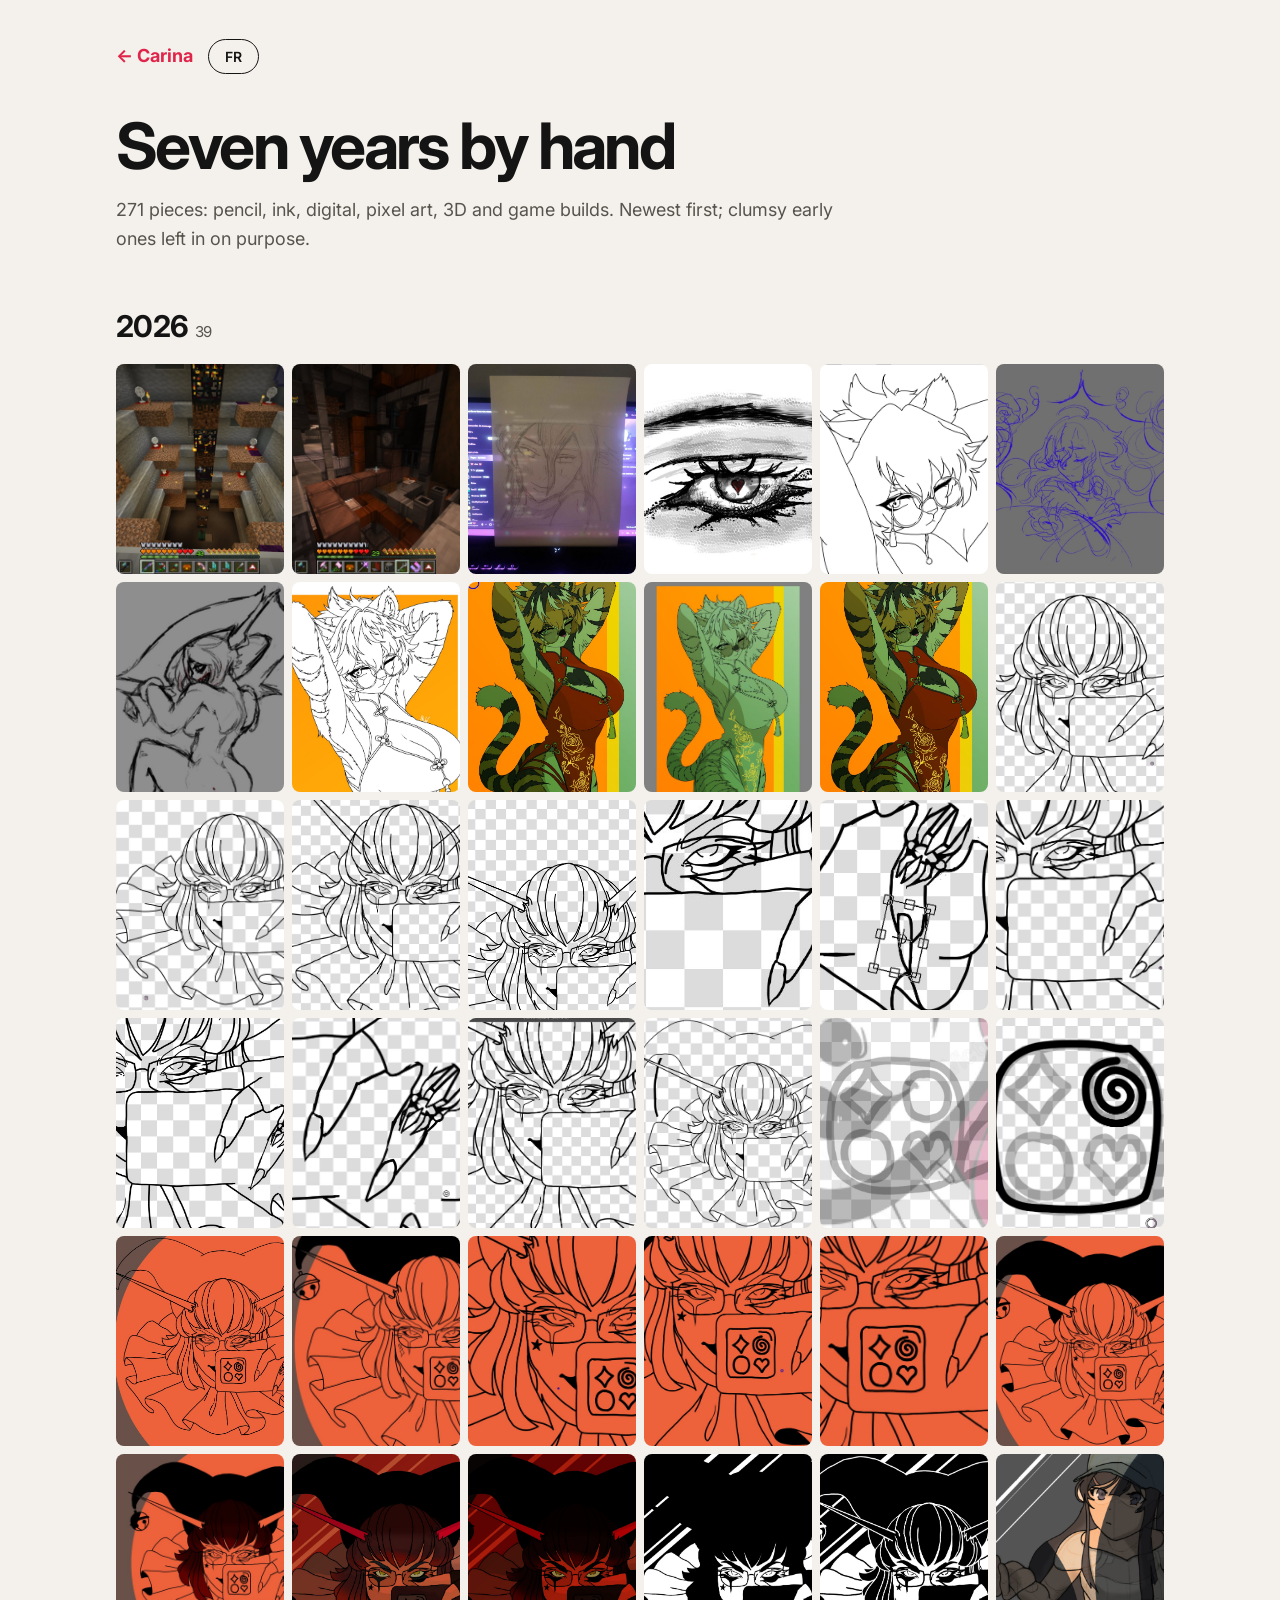
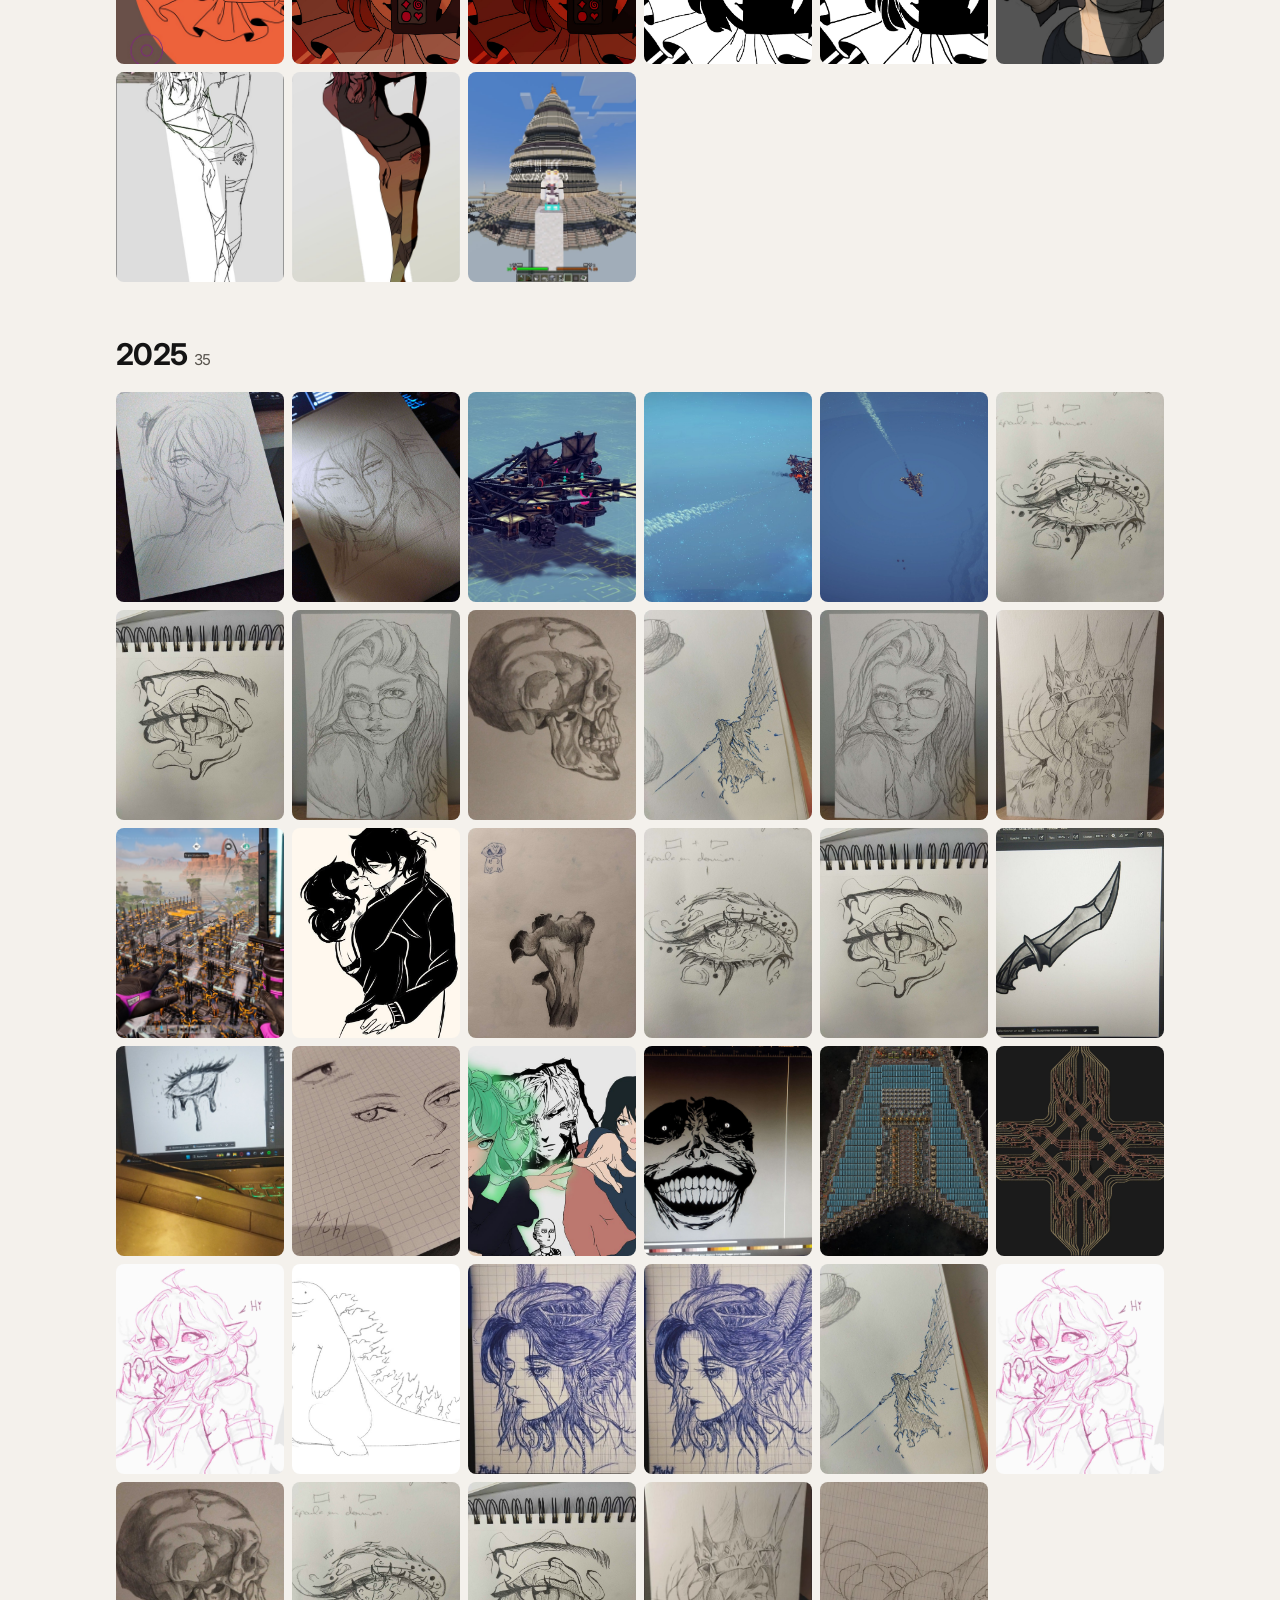
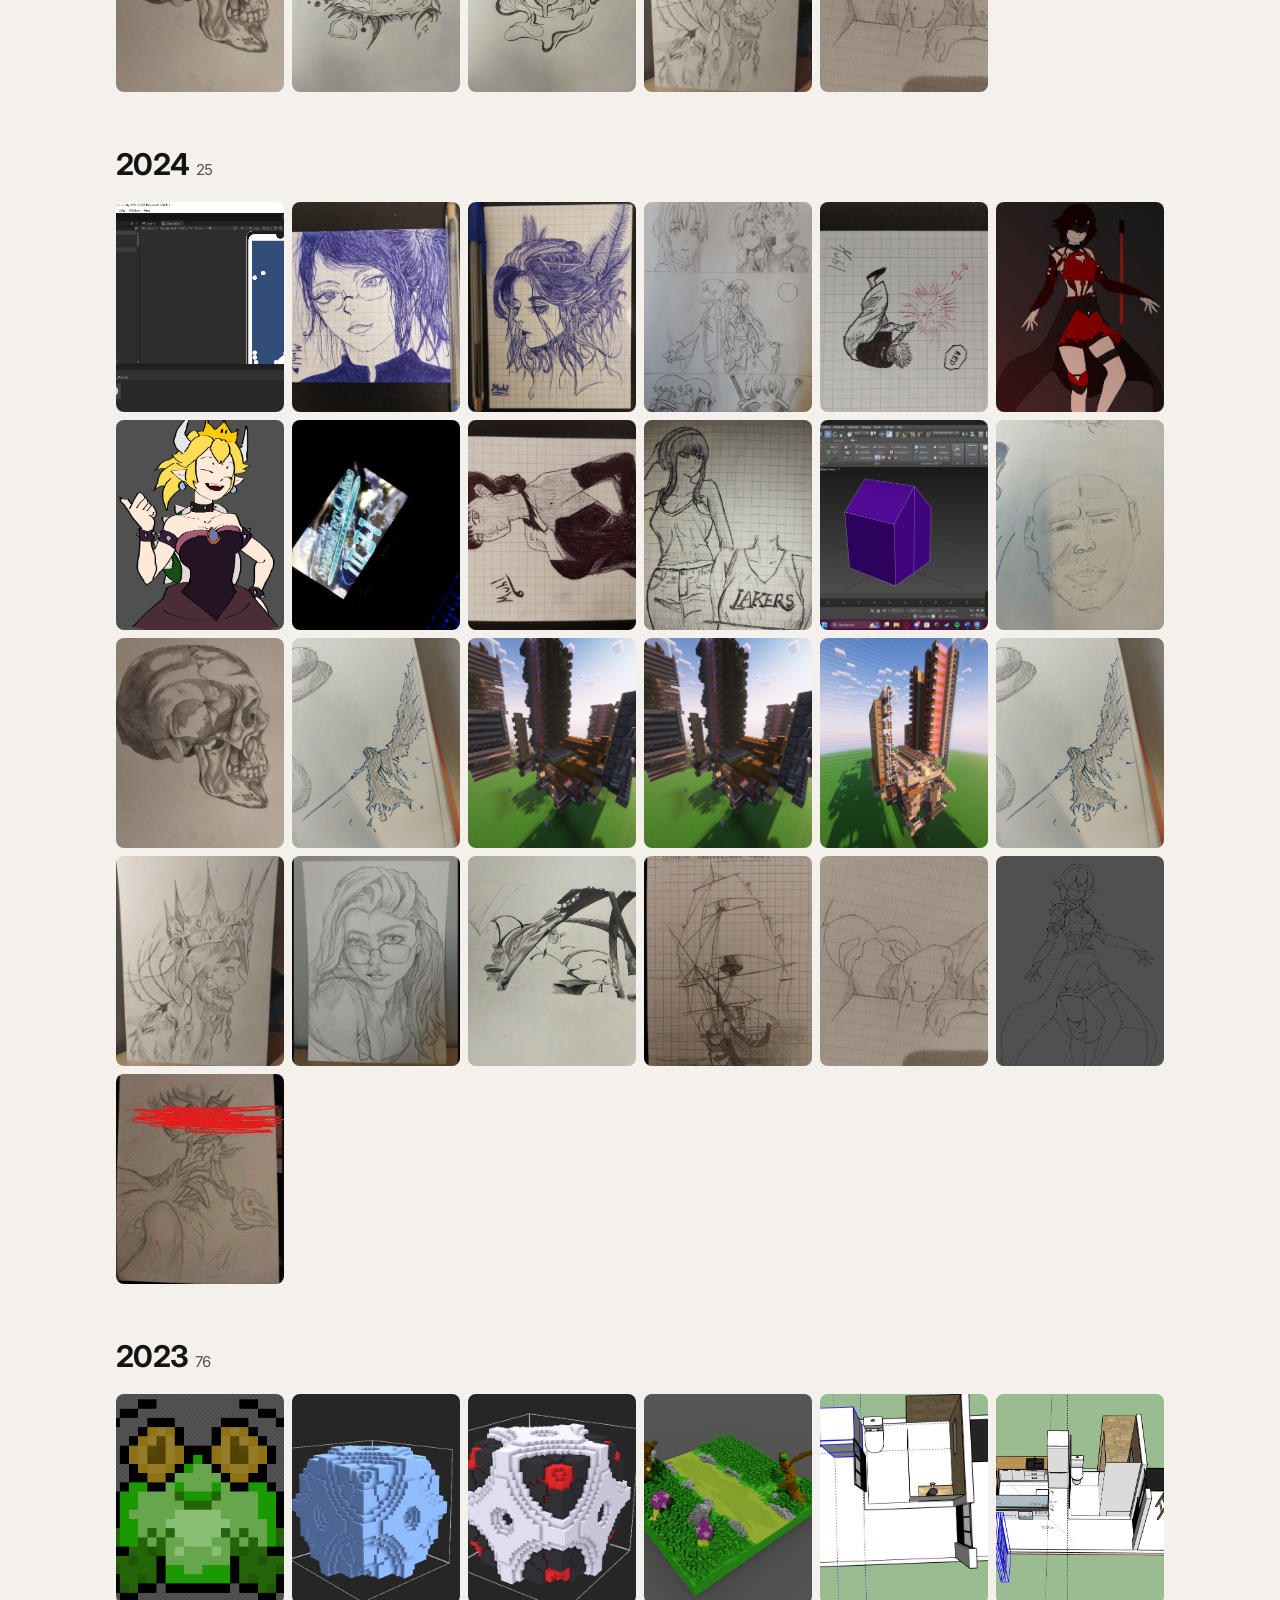
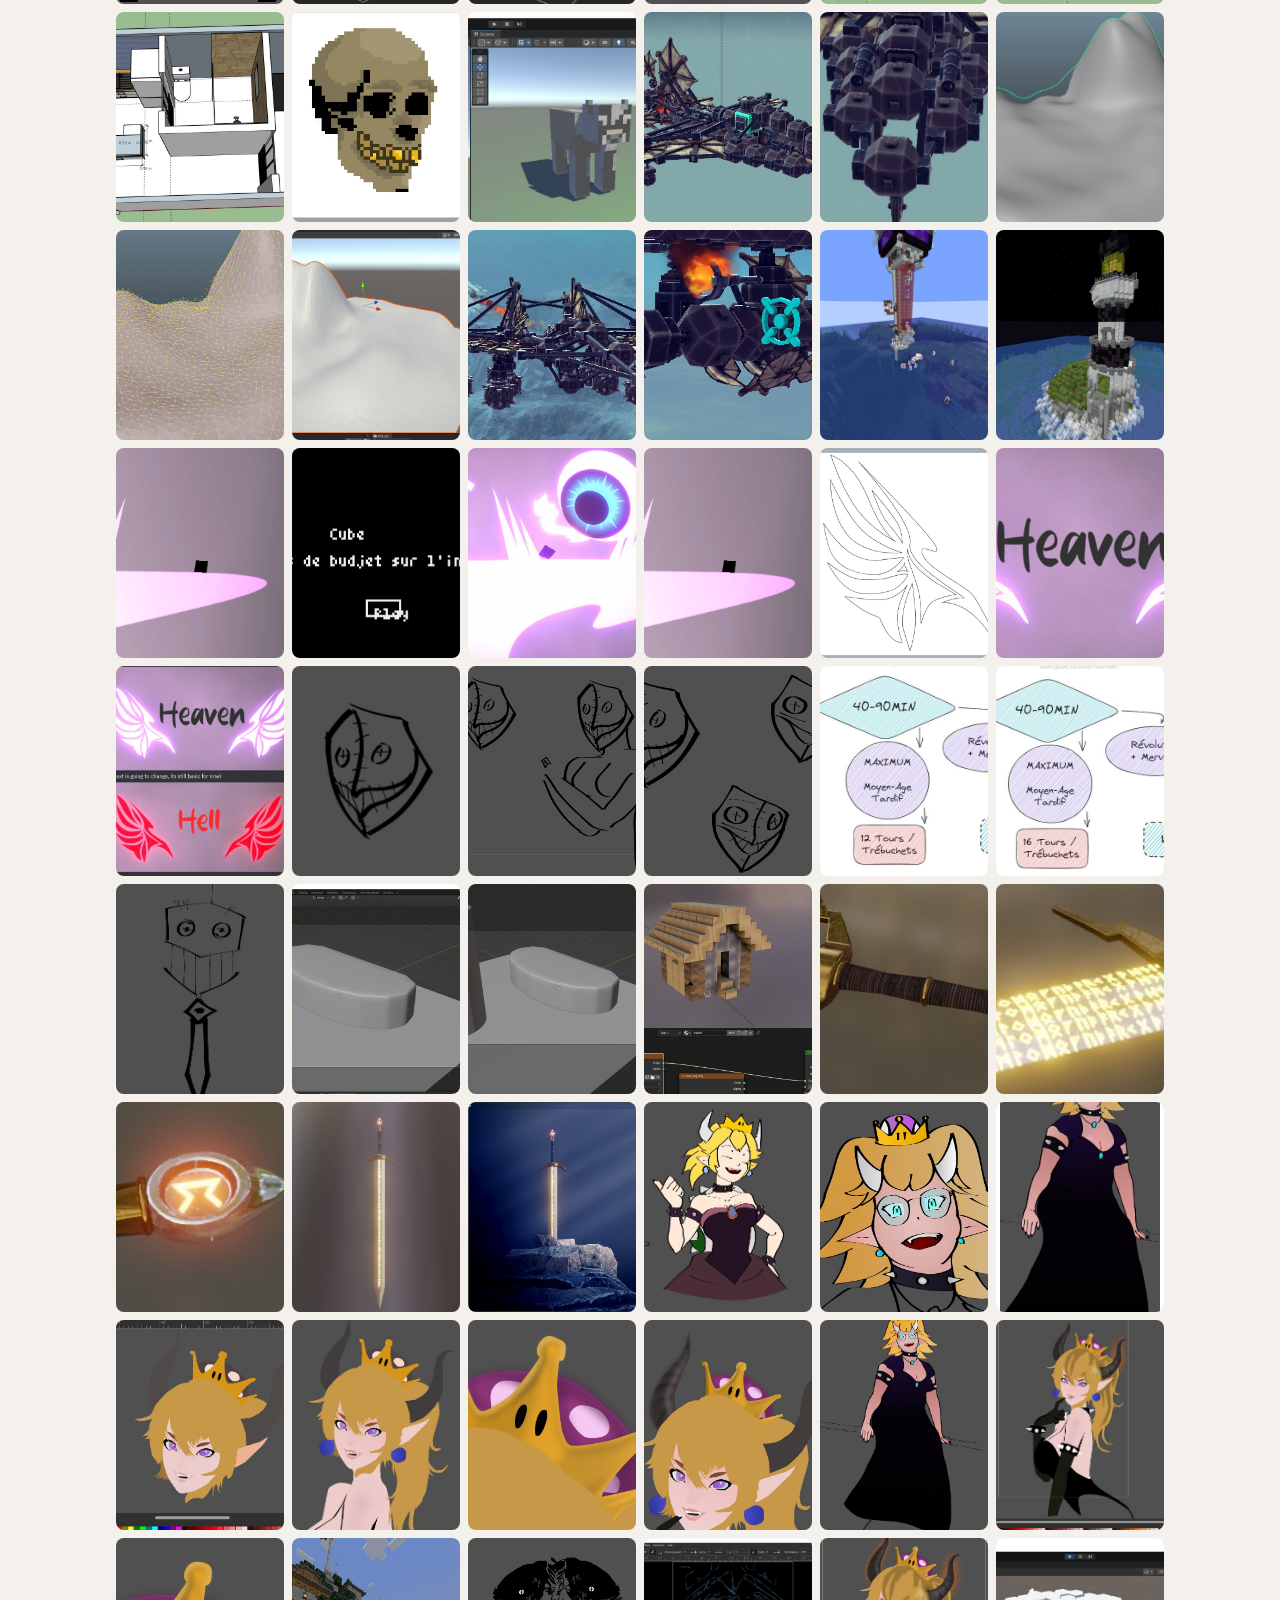
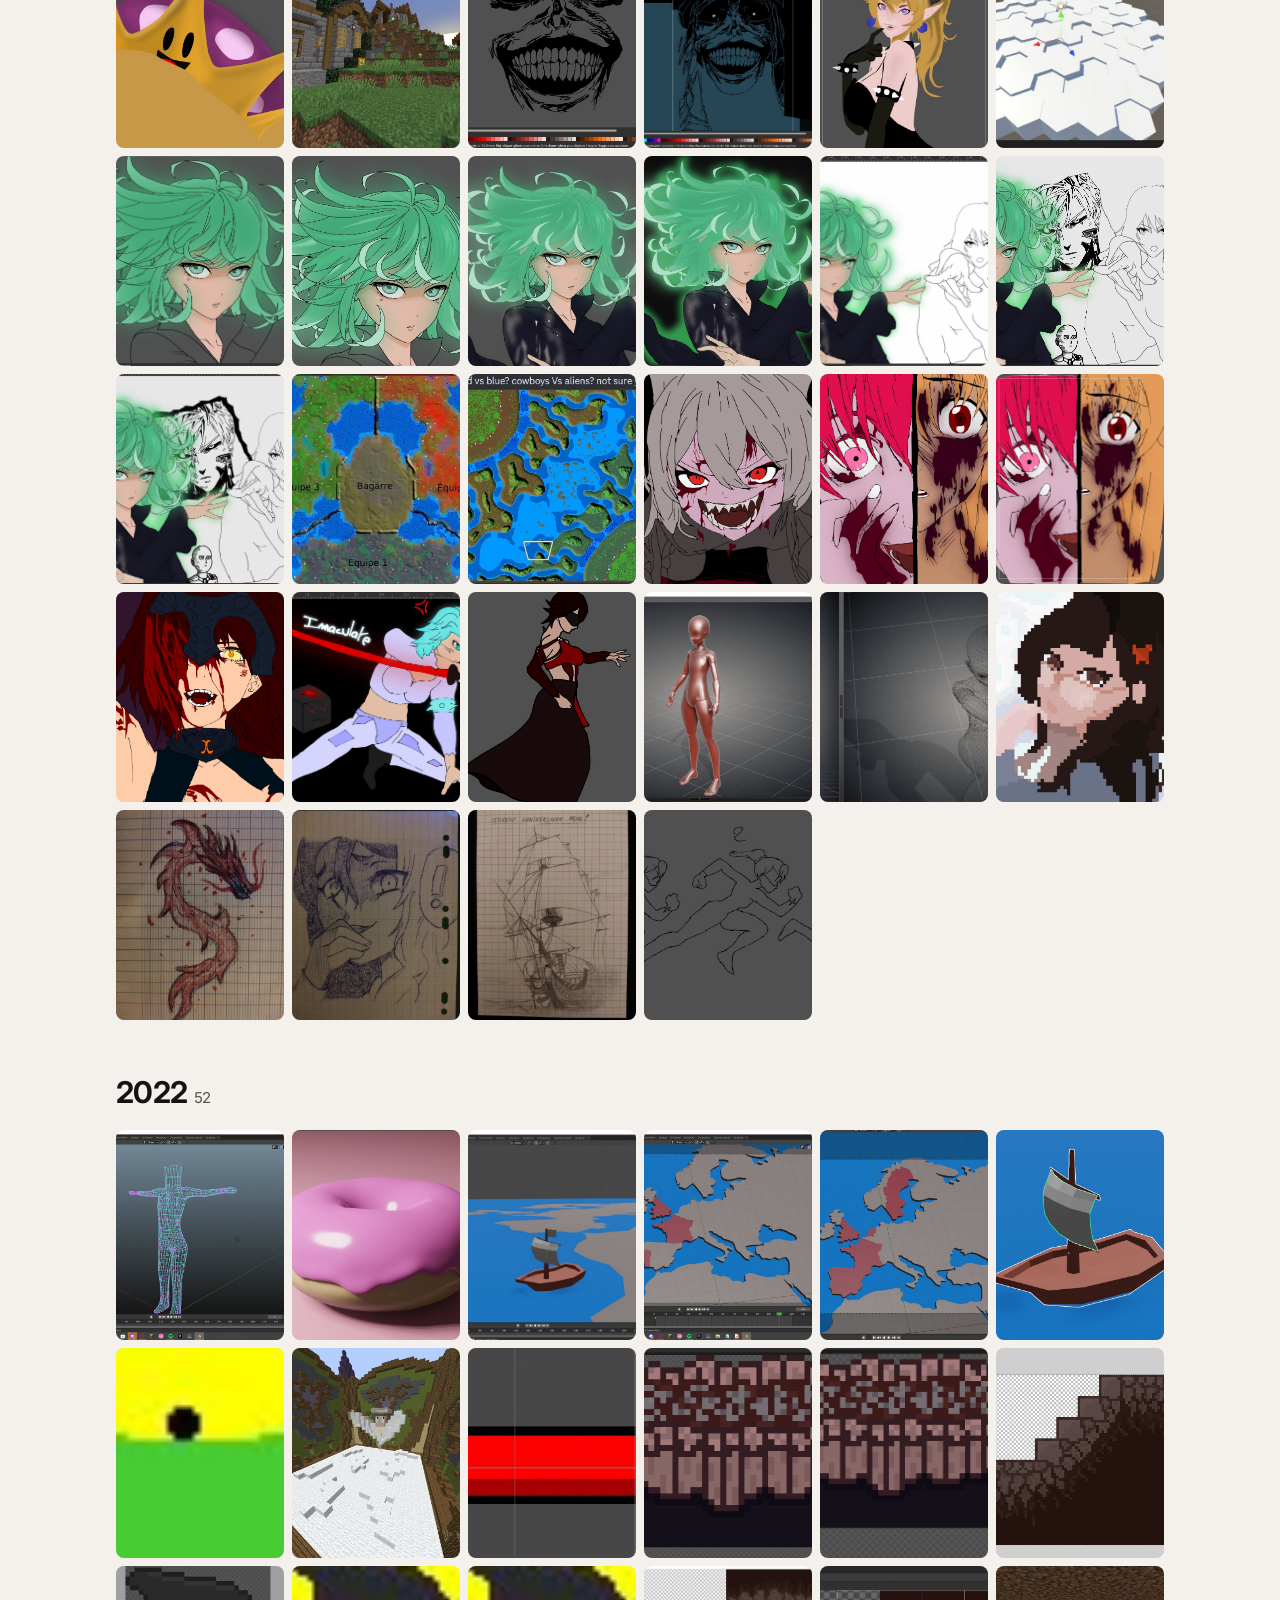
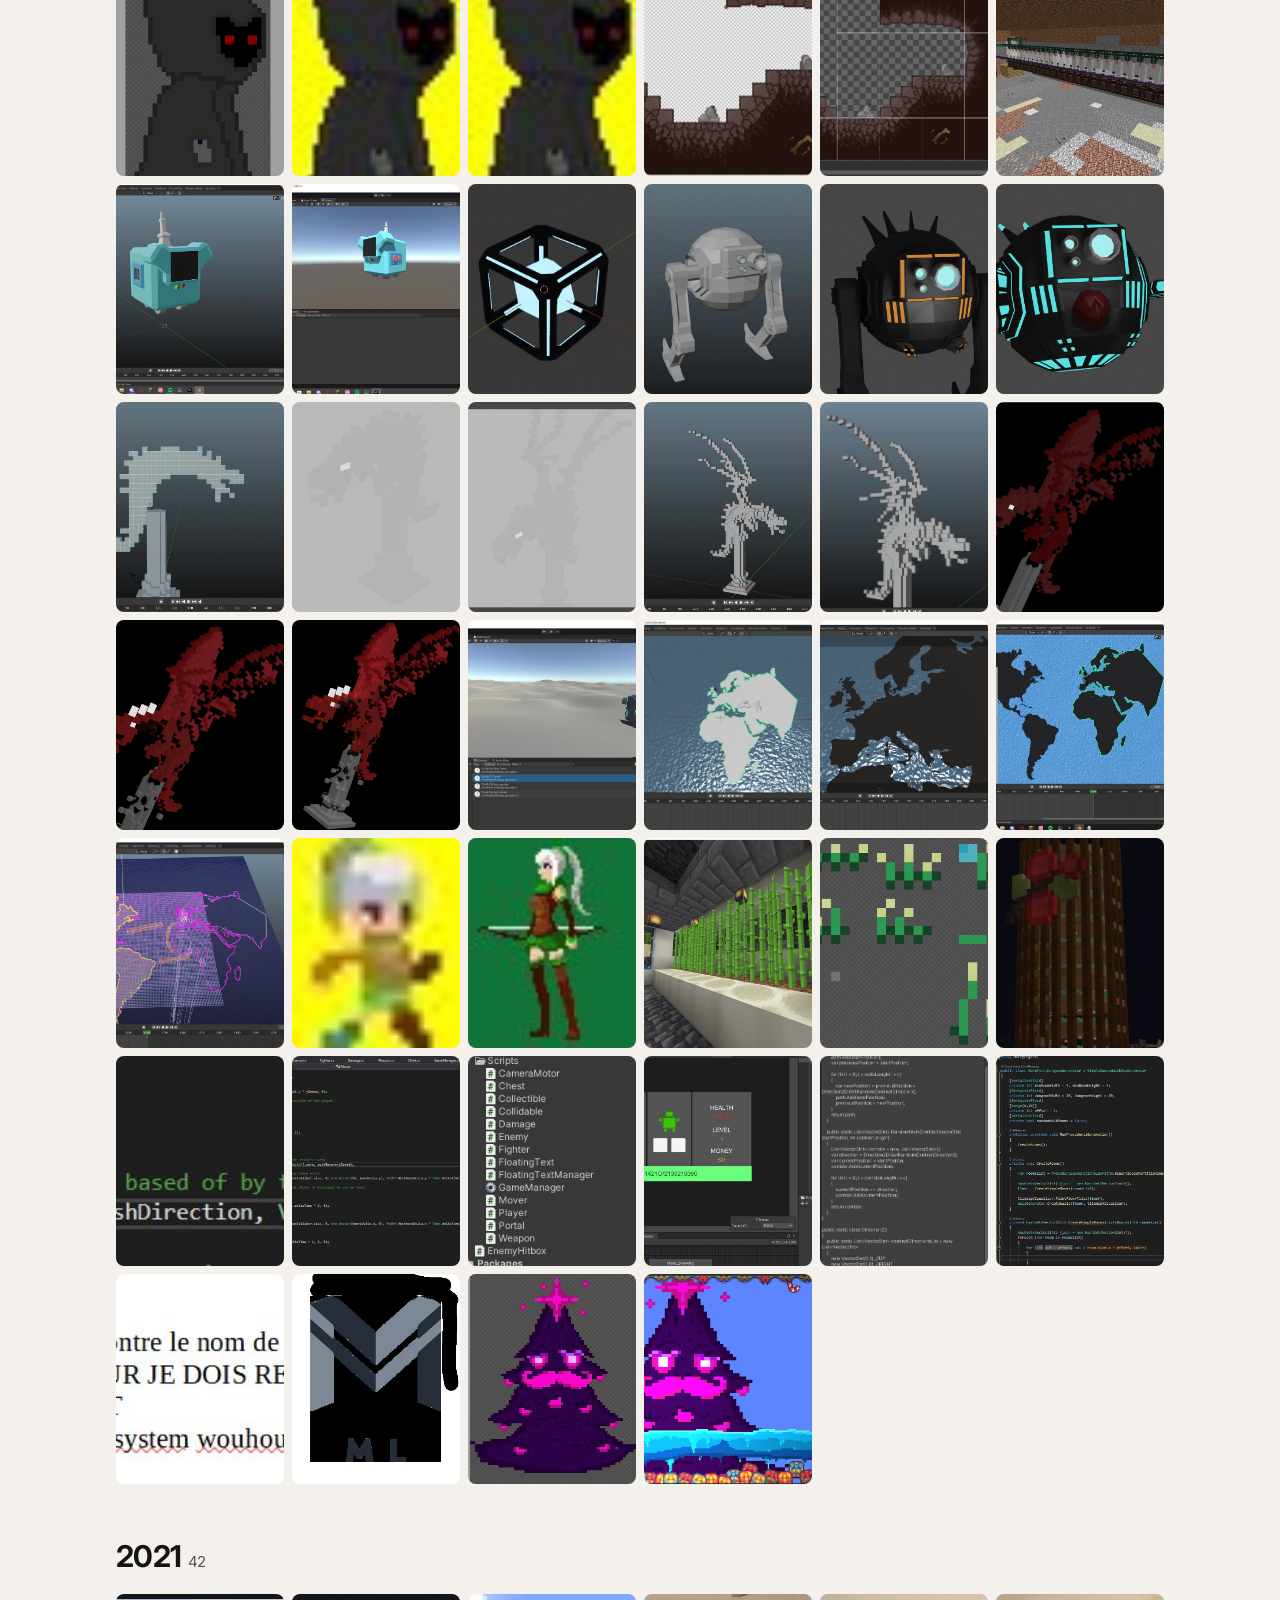
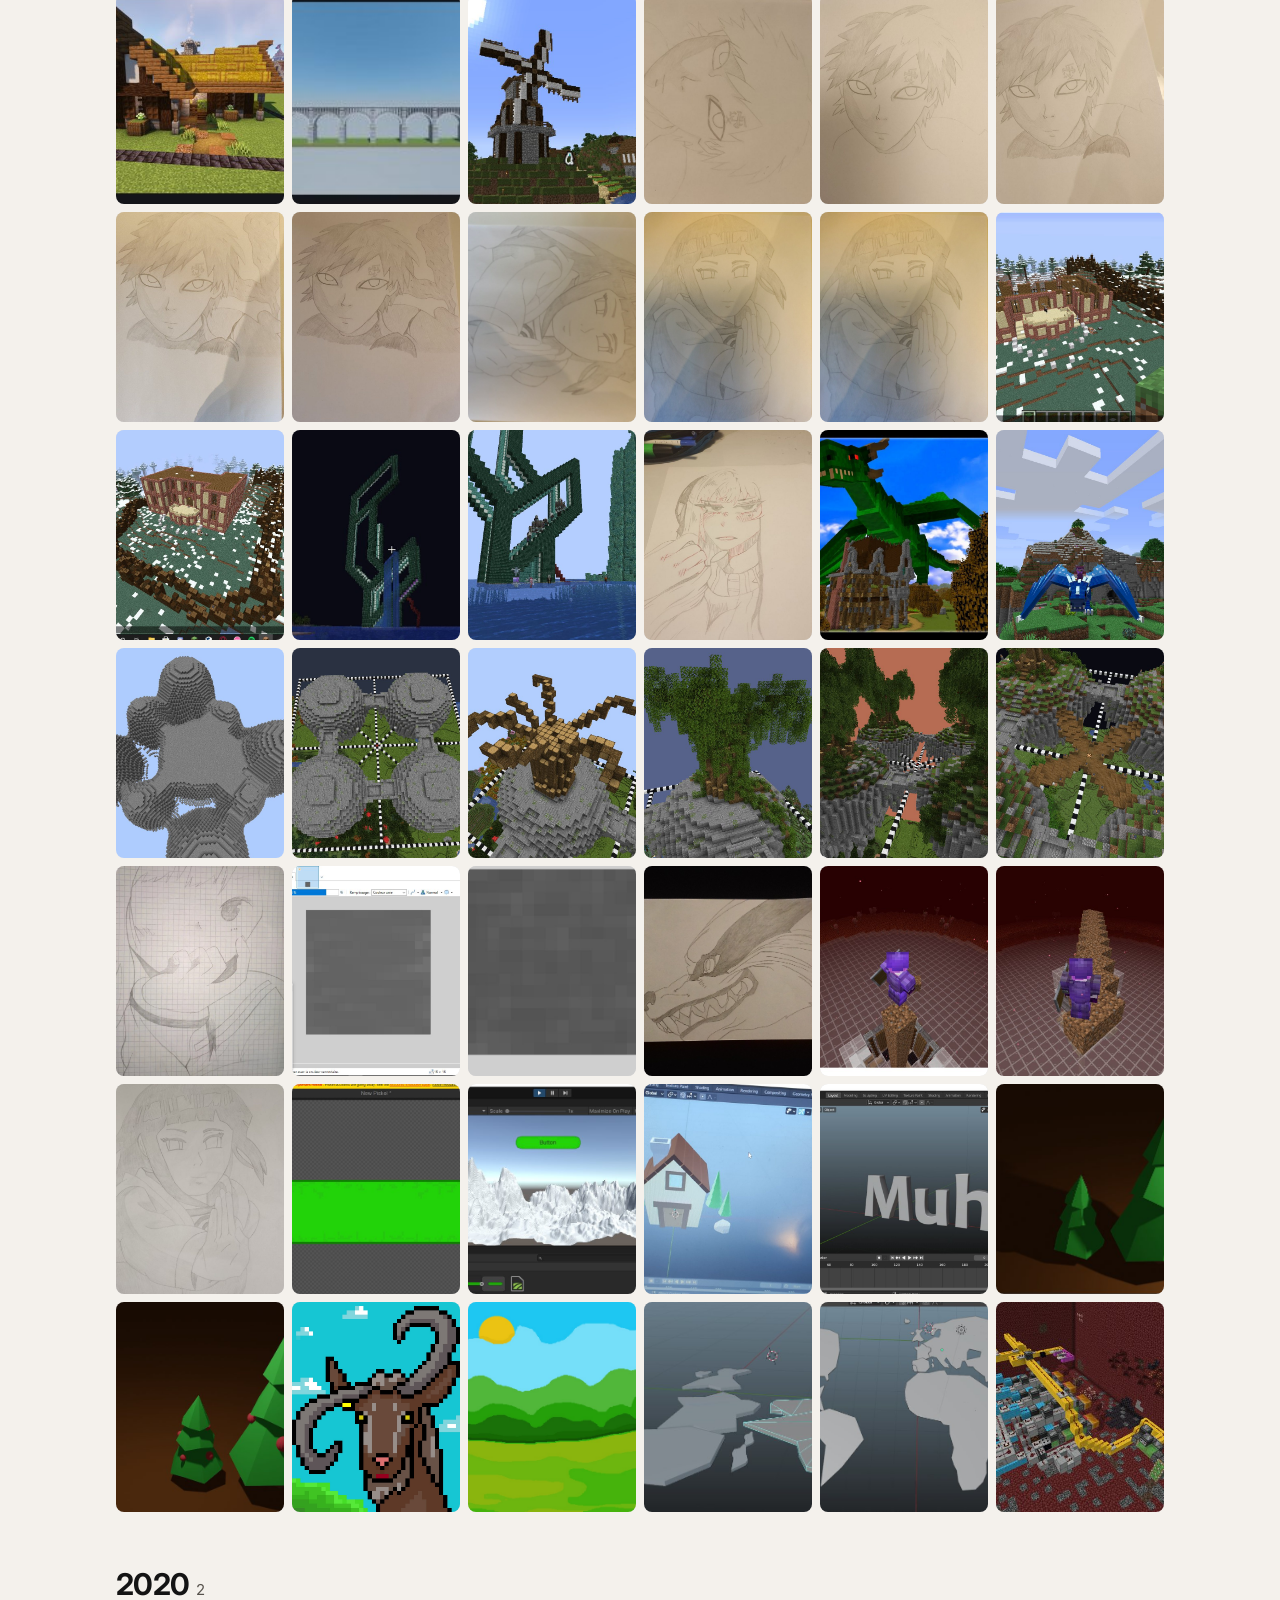
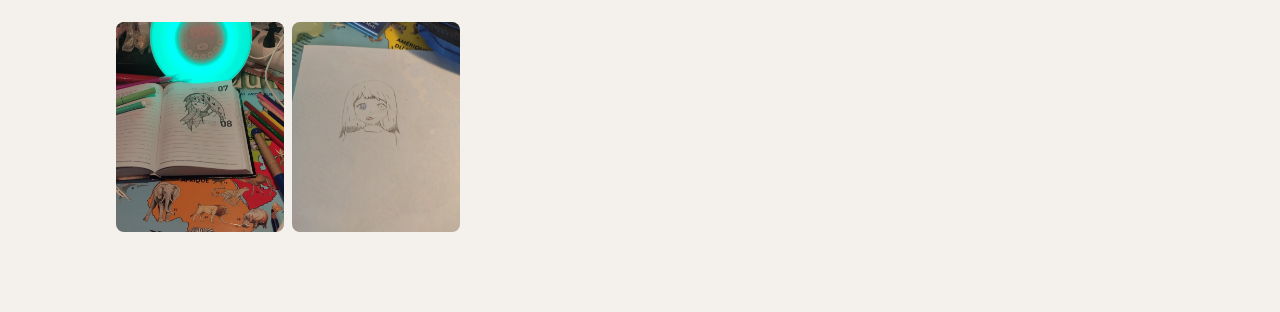
<file: archive.html>
<!doctype html>
<html lang="en" data-l="en"><head><meta charset="utf-8"><meta name="viewport" content="width=device-width, initial-scale=1">
<title>Carina · seven years by hand</title><meta name="description" content="Drawings, pixel art, 3D and builds, 2020 to 2026.">
<link rel="preconnect" href="https://fonts.googleapis.com"><link rel="preconnect" href="https://fonts.gstatic.com" crossorigin>
<link href="https://fonts.googleapis.com/css2?family=Inter:wght@400;500;600;700;800&family=JetBrains+Mono:wght@400;600&display=swap" rel="stylesheet">
<link rel="stylesheet" href="style.css?v=67b5f2f9"><script src="site.js?v=67b5f2f9"></script></head><body>

<div class="page"><a class="retour" href="index.html">← Carina</a> &nbsp; <button type="button" data-langue><span lang="en">FR</span><span lang="fr">EN</span></button>
<h1><span lang="en">Seven years by hand</span><span lang="fr">Sept ans à la main</span></h1>
<p class="intro"><span lang="en">271 pieces: pencil, ink, digital, pixel art, 3D and game builds. Newest first; clumsy early ones left in on purpose.</span><span lang="fr">271 pièces : crayon, encre, numérique, pixel art, 3D et constructions dans les jeux. Les plus récentes d’abord ; les premiers essais maladroits gardés exprès.</span></p>
<section class="annee"><h2>2026 <small>39</small></h2><div class="grille"><a href="img/a/a001.jpg" data-zoom><img loading="lazy" src="img/a/a001.jpg" alt="2026-02"></a><a href="img/a/a002.jpg" data-zoom><img loading="lazy" src="img/a/a002.jpg" alt="2026-03"></a><a href="img/a/a003.jpg" data-zoom><img loading="lazy" src="img/a/a003.jpg" alt="2026-04"></a><a href="img/a/a004.jpg" data-zoom><img loading="lazy" src="img/a/a004.jpg" alt="2026-04"></a><a href="img/a/a005.jpg" data-zoom><img loading="lazy" src="img/a/a005.jpg" alt="2026-07"></a><a href="img/a/a006.jpg" data-zoom><img loading="lazy" src="img/a/a006.jpg" alt="2026-07"></a><a href="img/a/a007.jpg" data-zoom><img loading="lazy" src="img/a/a007.jpg" alt="2026-07"></a><a href="img/a/a008.jpg" data-zoom><img loading="lazy" src="img/a/a008.jpg" alt="2026-07"></a><a href="img/a/a009.jpg" data-zoom><img loading="lazy" src="img/a/a009.jpg" alt="2026-07"></a><a href="img/a/a010.jpg" data-zoom><img loading="lazy" src="img/a/a010.jpg" alt="2026-07"></a><a href="img/a/a011.jpg" data-zoom><img loading="lazy" src="img/a/a011.jpg" alt="2026-07"></a><a href="img/a/a012.jpg" data-zoom><img loading="lazy" src="img/a/a012.jpg" alt="2026-07"></a><a href="img/a/a013.jpg" data-zoom><img loading="lazy" src="img/a/a013.jpg" alt="2026-07"></a><a href="img/a/a014.jpg" data-zoom><img loading="lazy" src="img/a/a014.jpg" alt="2026-07"></a><a href="img/a/a015.jpg" data-zoom><img loading="lazy" src="img/a/a015.jpg" alt="2026-07"></a><a href="img/a/a016.jpg" data-zoom><img loading="lazy" src="img/a/a016.jpg" alt="2026-07"></a><a href="img/a/a017.jpg" data-zoom><img loading="lazy" src="img/a/a017.jpg" alt="2026-07"></a><a href="img/a/a018.jpg" data-zoom><img loading="lazy" src="img/a/a018.jpg" alt="2026-07"></a><a href="img/a/a019.jpg" data-zoom><img loading="lazy" src="img/a/a019.jpg" alt="2026-07"></a><a href="img/a/a020.jpg" data-zoom><img loading="lazy" src="img/a/a020.jpg" alt="2026-07"></a><a href="img/a/a021.jpg" data-zoom><img loading="lazy" src="img/a/a021.jpg" alt="2026-07"></a><a href="img/a/a022.jpg" data-zoom><img loading="lazy" src="img/a/a022.jpg" alt="2026-07"></a><a href="img/a/a023.jpg" data-zoom><img loading="lazy" src="img/a/a023.jpg" alt="2026-07"></a><a href="img/a/a024.jpg" data-zoom><img loading="lazy" src="img/a/a024.jpg" alt="2026-07"></a><a href="img/a/a025.jpg" data-zoom><img loading="lazy" src="img/a/a025.jpg" alt="2026-07"></a><a href="img/a/a026.jpg" data-zoom><img loading="lazy" src="img/a/a026.jpg" alt="2026-07"></a><a href="img/a/a027.jpg" data-zoom><img loading="lazy" src="img/a/a027.jpg" alt="2026-07"></a><a href="img/a/a028.jpg" data-zoom><img loading="lazy" src="img/a/a028.jpg" alt="2026-07"></a><a href="img/a/a029.jpg" data-zoom><img loading="lazy" src="img/a/a029.jpg" alt="2026-07"></a><a href="img/a/a030.jpg" data-zoom><img loading="lazy" src="img/a/a030.jpg" alt="2026-07"></a><a href="img/a/a031.jpg" data-zoom><img loading="lazy" src="img/a/a031.jpg" alt="2026-07"></a><a href="img/a/a032.jpg" data-zoom><img loading="lazy" src="img/a/a032.jpg" alt="2026-07"></a><a href="img/a/a033.jpg" data-zoom><img loading="lazy" src="img/a/a033.jpg" alt="2026-07"></a><a href="img/a/a034.jpg" data-zoom><img loading="lazy" src="img/a/a034.jpg" alt="2026-07"></a><a href="img/a/a035.jpg" data-zoom><img loading="lazy" src="img/a/a035.jpg" alt="2026-07"></a><a href="img/a/a036.jpg" data-zoom><img loading="lazy" src="img/a/a036.jpg" alt="2026-07"></a><a href="img/a/a037.jpg" data-zoom><img loading="lazy" src="img/a/a037.jpg" alt="2026-07"></a><a href="img/a/a038.jpg" data-zoom><img loading="lazy" src="img/a/a038.jpg" alt="2026-07"></a><a href="img/a/a039.jpg" data-zoom><img loading="lazy" src="img/a/a039.jpg" alt="2026-08"></a></div></section><section class="annee"><h2>2025 <small>35</small></h2><div class="grille"><a href="img/a/a040.jpg" data-zoom><img loading="lazy" src="img/a/a040.jpg" alt="2025-01"></a><a href="img/a/a041.jpg" data-zoom><img loading="lazy" src="img/a/a041.jpg" alt="2025-01"></a><a href="img/a/a042.jpg" data-zoom><img loading="lazy" src="img/a/a042.jpg" alt="2025-01"></a><a href="img/a/a043.jpg" data-zoom><img loading="lazy" src="img/a/a043.jpg" alt="2025-01"></a><a href="img/a/a044.jpg" data-zoom><img loading="lazy" src="img/a/a044.jpg" alt="2025-01"></a><a href="img/a/a045.jpg" data-zoom><img loading="lazy" src="img/a/a045.jpg" alt="2025-01"></a><a href="img/a/a046.jpg" data-zoom><img loading="lazy" src="img/a/a046.jpg" alt="2025-01"></a><a href="img/a/a047.jpg" data-zoom><img loading="lazy" src="img/a/a047.jpg" alt="2025-01"></a><a href="img/a/a048.jpg" data-zoom><img loading="lazy" src="img/a/a048.jpg" alt="2025-03"></a><a href="img/a/a049.jpg" data-zoom><img loading="lazy" src="img/a/a049.jpg" alt="2025-03"></a><a href="img/a/a050.jpg" data-zoom><img loading="lazy" src="img/a/a050.jpg" alt="2025-03"></a><a href="img/a/a051.jpg" data-zoom><img loading="lazy" src="img/a/a051.jpg" alt="2025-03"></a><a href="img/a/a052.jpg" data-zoom><img loading="lazy" src="img/a/a052.jpg" alt="2025-03"></a><a href="img/a/a053.jpg" data-zoom><img loading="lazy" src="img/a/a053.jpg" alt="2025-04"></a><a href="img/a/a054.jpg" data-zoom><img loading="lazy" src="img/a/a054.jpg" alt="2025-05"></a><a href="img/a/a055.jpg" data-zoom><img loading="lazy" src="img/a/a055.jpg" alt="2025-05"></a><a href="img/a/a056.jpg" data-zoom><img loading="lazy" src="img/a/a056.jpg" alt="2025-05"></a><a href="img/a/a057.jpg" data-zoom><img loading="lazy" src="img/a/a057.jpg" alt="2025-05"></a><a href="img/a/a058.jpg" data-zoom><img loading="lazy" src="img/a/a058.jpg" alt="2025-05"></a><a href="img/a/a059.jpg" data-zoom><img loading="lazy" src="img/a/a059.jpg" alt="2025-05"></a><a href="img/a/a060.jpg" data-zoom><img loading="lazy" src="img/a/a060.jpg" alt="2025-05"></a><a href="img/a/a061.jpg" data-zoom><img loading="lazy" src="img/a/a061.jpg" alt="2025-05"></a><a href="img/a/a062.jpg" data-zoom><img loading="lazy" src="img/a/a062.jpg" alt="2025-06"></a><a href="img/a/a063.jpg" data-zoom><img loading="lazy" src="img/a/a063.jpg" alt="2025-06"></a><a href="img/a/a064.jpg" data-zoom><img loading="lazy" src="img/a/a064.jpg" alt="2025-06"></a><a href="img/a/a065.jpg" data-zoom><img loading="lazy" src="img/a/a065.jpg" alt="2025-08"></a><a href="img/a/a066.jpg" data-zoom><img loading="lazy" src="img/a/a066.jpg" alt="2025-08"></a><a href="img/a/a067.jpg" data-zoom><img loading="lazy" src="img/a/a067.jpg" alt="2025-11"></a><a href="img/a/a068.jpg" data-zoom><img loading="lazy" src="img/a/a068.jpg" alt="2025-11"></a><a href="img/a/a069.jpg" data-zoom><img loading="lazy" src="img/a/a069.jpg" alt="2025-11"></a><a href="img/a/a070.jpg" data-zoom><img loading="lazy" src="img/a/a070.jpg" alt="2025-11"></a><a href="img/a/a071.jpg" data-zoom><img loading="lazy" src="img/a/a071.jpg" alt="2025-11"></a><a href="img/a/a072.jpg" data-zoom><img loading="lazy" src="img/a/a072.jpg" alt="2025-11"></a><a href="img/a/a073.jpg" data-zoom><img loading="lazy" src="img/a/a073.jpg" alt="2025-11"></a><a href="img/a/a074.jpg" data-zoom><img loading="lazy" src="img/a/a074.jpg" alt="2025-11"></a></div></section><section class="annee"><h2>2024 <small>25</small></h2><div class="grille"><a href="img/a/a075.jpg" data-zoom><img loading="lazy" src="img/a/a075.jpg" alt="2024-01"></a><a href="img/a/a076.jpg" data-zoom><img loading="lazy" src="img/a/a076.jpg" alt="2024-02"></a><a href="img/a/a077.jpg" data-zoom><img loading="lazy" src="img/a/a077.jpg" alt="2024-02"></a><a href="img/a/a078.jpg" data-zoom><img loading="lazy" src="img/a/a078.jpg" alt="2024-02"></a><a href="img/a/a079.jpg" data-zoom><img loading="lazy" src="img/a/a079.jpg" alt="2024-02"></a><a href="img/a/a080.jpg" data-zoom><img loading="lazy" src="img/a/a080.jpg" alt="2024-02"></a><a href="img/a/a081.jpg" data-zoom><img loading="lazy" src="img/a/a081.jpg" alt="2024-02"></a><a href="img/a/a082.jpg" data-zoom><img loading="lazy" src="img/a/a082.jpg" alt="2024-02"></a><a href="img/a/a083.jpg" data-zoom><img loading="lazy" src="img/a/a083.jpg" alt="2024-03"></a><a href="img/a/a084.jpg" data-zoom><img loading="lazy" src="img/a/a084.jpg" alt="2024-05"></a><a href="img/a/a085.jpg" data-zoom><img loading="lazy" src="img/a/a085.jpg" alt="2024-09"></a><a href="img/a/a086.jpg" data-zoom><img loading="lazy" src="img/a/a086.jpg" alt="2024-09"></a><a href="img/a/a087.jpg" data-zoom><img loading="lazy" src="img/a/a087.jpg" alt="2024-10"></a><a href="img/a/a088.jpg" data-zoom><img loading="lazy" src="img/a/a088.jpg" alt="2024-10"></a><a href="img/a/a089.jpg" data-zoom><img loading="lazy" src="img/a/a089.jpg" alt="2024-11"></a><a href="img/a/a090.jpg" data-zoom><img loading="lazy" src="img/a/a090.jpg" alt="2024-11"></a><a href="img/a/a091.jpg" data-zoom><img loading="lazy" src="img/a/a091.jpg" alt="2024-11"></a><a href="img/a/a092.jpg" data-zoom><img loading="lazy" src="img/a/a092.jpg" alt="2024-11"></a><a href="img/a/a093.jpg" data-zoom><img loading="lazy" src="img/a/a093.jpg" alt="2024-11"></a><a href="img/a/a094.jpg" data-zoom><img loading="lazy" src="img/a/a094.jpg" alt="2024-11"></a><a href="img/a/a095.jpg" data-zoom><img loading="lazy" src="img/a/a095.jpg" alt="2024-11"></a><a href="img/a/a096.jpg" data-zoom><img loading="lazy" src="img/a/a096.jpg" alt="2024-11"></a><a href="img/a/a097.jpg" data-zoom><img loading="lazy" src="img/a/a097.jpg" alt="2024-11"></a><a href="img/a/a098.jpg" data-zoom><img loading="lazy" src="img/a/a098.jpg" alt="2024-11"></a><a href="img/a/a099.jpg" data-zoom><img loading="lazy" src="img/a/a099.jpg" alt="2024-12"></a></div></section><section class="annee"><h2>2023 <small>76</small></h2><div class="grille"><a href="img/a/a100.jpg" data-zoom><img loading="lazy" src="img/a/a100.jpg" alt="2023-01"></a><a href="img/a/a101.jpg" data-zoom><img loading="lazy" src="img/a/a101.jpg" alt="2023-01"></a><a href="img/a/a102.jpg" data-zoom><img loading="lazy" src="img/a/a102.jpg" alt="2023-01"></a><a href="img/a/a103.jpg" data-zoom><img loading="lazy" src="img/a/a103.jpg" alt="2023-01"></a><a href="img/a/a104.jpg" data-zoom><img loading="lazy" src="img/a/a104.jpg" alt="2023-01"></a><a href="img/a/a105.jpg" data-zoom><img loading="lazy" src="img/a/a105.jpg" alt="2023-01"></a><a href="img/a/a106.jpg" data-zoom><img loading="lazy" src="img/a/a106.jpg" alt="2023-01"></a><a href="img/a/a107.jpg" data-zoom><img loading="lazy" src="img/a/a107.jpg" alt="2023-01"></a><a href="img/a/a108.jpg" data-zoom><img loading="lazy" src="img/a/a108.jpg" alt="2023-02"></a><a href="img/a/a109.jpg" data-zoom><img loading="lazy" src="img/a/a109.jpg" alt="2023-03"></a><a href="img/a/a110.jpg" data-zoom><img loading="lazy" src="img/a/a110.jpg" alt="2023-03"></a><a href="img/a/a111.jpg" data-zoom><img loading="lazy" src="img/a/a111.jpg" alt="2023-03"></a><a href="img/a/a112.jpg" data-zoom><img loading="lazy" src="img/a/a112.jpg" alt="2023-03"></a><a href="img/a/a113.jpg" data-zoom><img loading="lazy" src="img/a/a113.jpg" alt="2023-03"></a><a href="img/a/a114.jpg" data-zoom><img loading="lazy" src="img/a/a114.jpg" alt="2023-04"></a><a href="img/a/a115.jpg" data-zoom><img loading="lazy" src="img/a/a115.jpg" alt="2023-04"></a><a href="img/a/a116.jpg" data-zoom><img loading="lazy" src="img/a/a116.jpg" alt="2023-05"></a><a href="img/a/a117.jpg" data-zoom><img loading="lazy" src="img/a/a117.jpg" alt="2023-05"></a><a href="img/a/a118.jpg" data-zoom><img loading="lazy" src="img/a/a118.jpg" alt="2023-05"></a><a href="img/a/a119.jpg" data-zoom><img loading="lazy" src="img/a/a119.jpg" alt="2023-05"></a><a href="img/a/a120.jpg" data-zoom><img loading="lazy" src="img/a/a120.jpg" alt="2023-06"></a><a href="img/a/a121.jpg" data-zoom><img loading="lazy" src="img/a/a121.jpg" alt="2023-06"></a><a href="img/a/a122.jpg" data-zoom><img loading="lazy" src="img/a/a122.jpg" alt="2023-06"></a><a href="img/a/a123.jpg" data-zoom><img loading="lazy" src="img/a/a123.jpg" alt="2023-06"></a><a href="img/a/a124.jpg" data-zoom><img loading="lazy" src="img/a/a124.jpg" alt="2023-06"></a><a href="img/a/a125.jpg" data-zoom><img loading="lazy" src="img/a/a125.jpg" alt="2023-06"></a><a href="img/a/a126.jpg" data-zoom><img loading="lazy" src="img/a/a126.jpg" alt="2023-06"></a><a href="img/a/a127.jpg" data-zoom><img loading="lazy" src="img/a/a127.jpg" alt="2023-06"></a><a href="img/a/a128.jpg" data-zoom><img loading="lazy" src="img/a/a128.jpg" alt="2023-06"></a><a href="img/a/a129.jpg" data-zoom><img loading="lazy" src="img/a/a129.jpg" alt="2023-06"></a><a href="img/a/a130.jpg" data-zoom><img loading="lazy" src="img/a/a130.jpg" alt="2023-07"></a><a href="img/a/a131.jpg" data-zoom><img loading="lazy" src="img/a/a131.jpg" alt="2023-07"></a><a href="img/a/a132.jpg" data-zoom><img loading="lazy" src="img/a/a132.jpg" alt="2023-07"></a><a href="img/a/a133.jpg" data-zoom><img loading="lazy" src="img/a/a133.jpg" alt="2023-07"></a><a href="img/a/a134.jpg" data-zoom><img loading="lazy" src="img/a/a134.jpg" alt="2023-07"></a><a href="img/a/a135.jpg" data-zoom><img loading="lazy" src="img/a/a135.jpg" alt="2023-07"></a><a href="img/a/a136.jpg" data-zoom><img loading="lazy" src="img/a/a136.jpg" alt="2023-07"></a><a href="img/a/a137.jpg" data-zoom><img loading="lazy" src="img/a/a137.jpg" alt="2023-07"></a><a href="img/a/a138.jpg" data-zoom><img loading="lazy" src="img/a/a138.jpg" alt="2023-07"></a><a href="img/a/a139.jpg" data-zoom><img loading="lazy" src="img/a/a139.jpg" alt="2023-07"></a><a href="img/a/a140.jpg" data-zoom><img loading="lazy" src="img/a/a140.jpg" alt="2023-07"></a><a href="img/a/a141.jpg" data-zoom><img loading="lazy" src="img/a/a141.jpg" alt="2023-07"></a><a href="img/a/a142.jpg" data-zoom><img loading="lazy" src="img/a/a142.jpg" alt="2023-07"></a><a href="img/a/a143.jpg" data-zoom><img loading="lazy" src="img/a/a143.jpg" alt="2023-07"></a><a href="img/a/a144.jpg" data-zoom><img loading="lazy" src="img/a/a144.jpg" alt="2023-07"></a><a href="img/a/a145.jpg" data-zoom><img loading="lazy" src="img/a/a145.jpg" alt="2023-07"></a><a href="img/a/a146.jpg" data-zoom><img loading="lazy" src="img/a/a146.jpg" alt="2023-07"></a><a href="img/a/a147.jpg" data-zoom><img loading="lazy" src="img/a/a147.jpg" alt="2023-07"></a><a href="img/a/a148.jpg" data-zoom><img loading="lazy" src="img/a/a148.jpg" alt="2023-07"></a><a href="img/a/a149.jpg" data-zoom><img loading="lazy" src="img/a/a149.jpg" alt="2023-07"></a><a href="img/a/a150.jpg" data-zoom><img loading="lazy" src="img/a/a150.jpg" alt="2023-08"></a><a href="img/a/a151.jpg" data-zoom><img loading="lazy" src="img/a/a151.jpg" alt="2023-08"></a><a href="img/a/a152.jpg" data-zoom><img loading="lazy" src="img/a/a152.jpg" alt="2023-08"></a><a href="img/a/a153.jpg" data-zoom><img loading="lazy" src="img/a/a153.jpg" alt="2023-08"></a><a href="img/a/a154.jpg" data-zoom><img loading="lazy" src="img/a/a154.jpg" alt="2023-08"></a><a href="img/a/a155.jpg" data-zoom><img loading="lazy" src="img/a/a155.jpg" alt="2023-08"></a><a href="img/a/a156.jpg" data-zoom><img loading="lazy" src="img/a/a156.jpg" alt="2023-08"></a><a href="img/a/a157.jpg" data-zoom><img loading="lazy" src="img/a/a157.jpg" alt="2023-08"></a><a href="img/a/a158.jpg" data-zoom><img loading="lazy" src="img/a/a158.jpg" alt="2023-08"></a><a href="img/a/a159.jpg" data-zoom><img loading="lazy" src="img/a/a159.jpg" alt="2023-08"></a><a href="img/a/a160.jpg" data-zoom><img loading="lazy" src="img/a/a160.jpg" alt="2023-08"></a><a href="img/a/a161.jpg" data-zoom><img loading="lazy" src="img/a/a161.jpg" alt="2023-08"></a><a href="img/a/a162.jpg" data-zoom><img loading="lazy" src="img/a/a162.jpg" alt="2023-08"></a><a href="img/a/a163.jpg" data-zoom><img loading="lazy" src="img/a/a163.jpg" alt="2023-08"></a><a href="img/a/a164.jpg" data-zoom><img loading="lazy" src="img/a/a164.jpg" alt="2023-08"></a><a href="img/a/a165.jpg" data-zoom><img loading="lazy" src="img/a/a165.jpg" alt="2023-08"></a><a href="img/a/a166.jpg" data-zoom><img loading="lazy" src="img/a/a166.jpg" alt="2023-08"></a><a href="img/a/a167.jpg" data-zoom><img loading="lazy" src="img/a/a167.jpg" alt="2023-08"></a><a href="img/a/a168.jpg" data-zoom><img loading="lazy" src="img/a/a168.jpg" alt="2023-08"></a><a href="img/a/a169.jpg" data-zoom><img loading="lazy" src="img/a/a169.jpg" alt="2023-08"></a><a href="img/a/a170.jpg" data-zoom><img loading="lazy" src="img/a/a170.jpg" alt="2023-08"></a><a href="img/a/a171.jpg" data-zoom><img loading="lazy" src="img/a/a171.jpg" alt="2023-09"></a><a href="img/a/a172.jpg" data-zoom><img loading="lazy" src="img/a/a172.jpg" alt="2023-09"></a><a href="img/a/a173.jpg" data-zoom><img loading="lazy" src="img/a/a173.jpg" alt="2023-10"></a><a href="img/a/a174.jpg" data-zoom><img loading="lazy" src="img/a/a174.jpg" alt="2023-10"></a><a href="img/a/a175.jpg" data-zoom><img loading="lazy" src="img/a/a175.jpg" alt="2023-11"></a></div></section><section class="annee"><h2>2022 <small>52</small></h2><div class="grille"><a href="img/a/a176.jpg" data-zoom><img loading="lazy" src="img/a/a176.jpg" alt="2022-01"></a><a href="img/a/a177.jpg" data-zoom><img loading="lazy" src="img/a/a177.jpg" alt="2022-01"></a><a href="img/a/a178.jpg" data-zoom><img loading="lazy" src="img/a/a178.jpg" alt="2022-01"></a><a href="img/a/a179.jpg" data-zoom><img loading="lazy" src="img/a/a179.jpg" alt="2022-01"></a><a href="img/a/a180.jpg" data-zoom><img loading="lazy" src="img/a/a180.jpg" alt="2022-01"></a><a href="img/a/a181.jpg" data-zoom><img loading="lazy" src="img/a/a181.jpg" alt="2022-01"></a><a href="img/a/a182.jpg" data-zoom><img loading="lazy" src="img/a/a182.jpg" alt="2022-01"></a><a href="img/a/a183.jpg" data-zoom><img loading="lazy" src="img/a/a183.jpg" alt="2022-02"></a><a href="img/a/a184.jpg" data-zoom><img loading="lazy" src="img/a/a184.jpg" alt="2022-02"></a><a href="img/a/a185.jpg" data-zoom><img loading="lazy" src="img/a/a185.jpg" alt="2022-02"></a><a href="img/a/a186.jpg" data-zoom><img loading="lazy" src="img/a/a186.jpg" alt="2022-02"></a><a href="img/a/a187.jpg" data-zoom><img loading="lazy" src="img/a/a187.jpg" alt="2022-02"></a><a href="img/a/a188.jpg" data-zoom><img loading="lazy" src="img/a/a188.jpg" alt="2022-02"></a><a href="img/a/a189.jpg" data-zoom><img loading="lazy" src="img/a/a189.jpg" alt="2022-02"></a><a href="img/a/a190.jpg" data-zoom><img loading="lazy" src="img/a/a190.jpg" alt="2022-02"></a><a href="img/a/a191.jpg" data-zoom><img loading="lazy" src="img/a/a191.jpg" alt="2022-02"></a><a href="img/a/a192.jpg" data-zoom><img loading="lazy" src="img/a/a192.jpg" alt="2022-02"></a><a href="img/a/a193.jpg" data-zoom><img loading="lazy" src="img/a/a193.jpg" alt="2022-02"></a><a href="img/a/a194.jpg" data-zoom><img loading="lazy" src="img/a/a194.jpg" alt="2022-03"></a><a href="img/a/a195.jpg" data-zoom><img loading="lazy" src="img/a/a195.jpg" alt="2022-03"></a><a href="img/a/a196.jpg" data-zoom><img loading="lazy" src="img/a/a196.jpg" alt="2022-03"></a><a href="img/a/a197.jpg" data-zoom><img loading="lazy" src="img/a/a197.jpg" alt="2022-03"></a><a href="img/a/a198.jpg" data-zoom><img loading="lazy" src="img/a/a198.jpg" alt="2022-03"></a><a href="img/a/a199.jpg" data-zoom><img loading="lazy" src="img/a/a199.jpg" alt="2022-03"></a><a href="img/a/a200.jpg" data-zoom><img loading="lazy" src="img/a/a200.jpg" alt="2022-04"></a><a href="img/a/a201.jpg" data-zoom><img loading="lazy" src="img/a/a201.jpg" alt="2022-04"></a><a href="img/a/a202.jpg" data-zoom><img loading="lazy" src="img/a/a202.jpg" alt="2022-04"></a><a href="img/a/a203.jpg" data-zoom><img loading="lazy" src="img/a/a203.jpg" alt="2022-04"></a><a href="img/a/a204.jpg" data-zoom><img loading="lazy" src="img/a/a204.jpg" alt="2022-04"></a><a href="img/a/a205.jpg" data-zoom><img loading="lazy" src="img/a/a205.jpg" alt="2022-04"></a><a href="img/a/a206.jpg" data-zoom><img loading="lazy" src="img/a/a206.jpg" alt="2022-04"></a><a href="img/a/a207.jpg" data-zoom><img loading="lazy" src="img/a/a207.jpg" alt="2022-04"></a><a href="img/a/a208.jpg" data-zoom><img loading="lazy" src="img/a/a208.jpg" alt="2022-04"></a><a href="img/a/a209.jpg" data-zoom><img loading="lazy" src="img/a/a209.jpg" alt="2022-04"></a><a href="img/a/a210.jpg" data-zoom><img loading="lazy" src="img/a/a210.jpg" alt="2022-04"></a><a href="img/a/a211.jpg" data-zoom><img loading="lazy" src="img/a/a211.jpg" alt="2022-05"></a><a href="img/a/a212.jpg" data-zoom><img loading="lazy" src="img/a/a212.jpg" alt="2022-05"></a><a href="img/a/a213.jpg" data-zoom><img loading="lazy" src="img/a/a213.jpg" alt="2022-05"></a><a href="img/a/a214.jpg" data-zoom><img loading="lazy" src="img/a/a214.jpg" alt="2022-05"></a><a href="img/a/a215.jpg" data-zoom><img loading="lazy" src="img/a/a215.jpg" alt="2022-05"></a><a href="img/a/a216.jpg" data-zoom><img loading="lazy" src="img/a/a216.jpg" alt="2022-06"></a><a href="img/a/a217.jpg" data-zoom><img loading="lazy" src="img/a/a217.jpg" alt="2022-07"></a><a href="img/a/a218.jpg" data-zoom><img loading="lazy" src="img/a/a218.jpg" alt="2022-09"></a><a href="img/a/a219.jpg" data-zoom><img loading="lazy" src="img/a/a219.jpg" alt="2022-09"></a><a href="img/a/a220.jpg" data-zoom><img loading="lazy" src="img/a/a220.jpg" alt="2022-09"></a><a href="img/a/a221.jpg" data-zoom><img loading="lazy" src="img/a/a221.jpg" alt="2022-09"></a><a href="img/a/a222.jpg" data-zoom><img loading="lazy" src="img/a/a222.jpg" alt="2022-10"></a><a href="img/a/a223.jpg" data-zoom><img loading="lazy" src="img/a/a223.jpg" alt="2022-10"></a><a href="img/a/a224.jpg" data-zoom><img loading="lazy" src="img/a/a224.jpg" alt="2022-10"></a><a href="img/a/a225.jpg" data-zoom><img loading="lazy" src="img/a/a225.jpg" alt="2022-11"></a><a href="img/a/a226.jpg" data-zoom><img loading="lazy" src="img/a/a226.jpg" alt="2022-12"></a><a href="img/a/a227.jpg" data-zoom><img loading="lazy" src="img/a/a227.jpg" alt="2022-12"></a></div></section><section class="annee"><h2>2021 <small>42</small></h2><div class="grille"><a href="img/a/a228.jpg" data-zoom><img loading="lazy" src="img/a/a228.jpg" alt="2021-04"></a><a href="img/a/a229.jpg" data-zoom><img loading="lazy" src="img/a/a229.jpg" alt="2021-04"></a><a href="img/a/a230.jpg" data-zoom><img loading="lazy" src="img/a/a230.jpg" alt="2021-04"></a><a href="img/a/a231.jpg" data-zoom><img loading="lazy" src="img/a/a231.jpg" alt="2021-05"></a><a href="img/a/a232.jpg" data-zoom><img loading="lazy" src="img/a/a232.jpg" alt="2021-05"></a><a href="img/a/a233.jpg" data-zoom><img loading="lazy" src="img/a/a233.jpg" alt="2021-05"></a><a href="img/a/a234.jpg" data-zoom><img loading="lazy" src="img/a/a234.jpg" alt="2021-05"></a><a href="img/a/a235.jpg" data-zoom><img loading="lazy" src="img/a/a235.jpg" alt="2021-05"></a><a href="img/a/a236.jpg" data-zoom><img loading="lazy" src="img/a/a236.jpg" alt="2021-05"></a><a href="img/a/a237.jpg" data-zoom><img loading="lazy" src="img/a/a237.jpg" alt="2021-05"></a><a href="img/a/a238.jpg" data-zoom><img loading="lazy" src="img/a/a238.jpg" alt="2021-05"></a><a href="img/a/a239.jpg" data-zoom><img loading="lazy" src="img/a/a239.jpg" alt="2021-05"></a><a href="img/a/a240.jpg" data-zoom><img loading="lazy" src="img/a/a240.jpg" alt="2021-05"></a><a href="img/a/a241.jpg" data-zoom><img loading="lazy" src="img/a/a241.jpg" alt="2021-06"></a><a href="img/a/a242.jpg" data-zoom><img loading="lazy" src="img/a/a242.jpg" alt="2021-06"></a><a href="img/a/a243.jpg" data-zoom><img loading="lazy" src="img/a/a243.jpg" alt="2021-06"></a><a href="img/a/a244.jpg" data-zoom><img loading="lazy" src="img/a/a244.jpg" alt="2021-08"></a><a href="img/a/a245.jpg" data-zoom><img loading="lazy" src="img/a/a245.jpg" alt="2021-08"></a><a href="img/a/a246.jpg" data-zoom><img loading="lazy" src="img/a/a246.jpg" alt="2021-09"></a><a href="img/a/a247.jpg" data-zoom><img loading="lazy" src="img/a/a247.jpg" alt="2021-09"></a><a href="img/a/a248.jpg" data-zoom><img loading="lazy" src="img/a/a248.jpg" alt="2021-09"></a><a href="img/a/a249.jpg" data-zoom><img loading="lazy" src="img/a/a249.jpg" alt="2021-09"></a><a href="img/a/a250.jpg" data-zoom><img loading="lazy" src="img/a/a250.jpg" alt="2021-09"></a><a href="img/a/a251.jpg" data-zoom><img loading="lazy" src="img/a/a251.jpg" alt="2021-09"></a><a href="img/a/a252.jpg" data-zoom><img loading="lazy" src="img/a/a252.jpg" alt="2021-09"></a><a href="img/a/a253.jpg" data-zoom><img loading="lazy" src="img/a/a253.jpg" alt="2021-09"></a><a href="img/a/a254.jpg" data-zoom><img loading="lazy" src="img/a/a254.jpg" alt="2021-09"></a><a href="img/a/a255.jpg" data-zoom><img loading="lazy" src="img/a/a255.jpg" alt="2021-10"></a><a href="img/a/a256.jpg" data-zoom><img loading="lazy" src="img/a/a256.jpg" alt="2021-10"></a><a href="img/a/a257.jpg" data-zoom><img loading="lazy" src="img/a/a257.jpg" alt="2021-10"></a><a href="img/a/a258.jpg" data-zoom><img loading="lazy" src="img/a/a258.jpg" alt="2021-11"></a><a href="img/a/a259.jpg" data-zoom><img loading="lazy" src="img/a/a259.jpg" alt="2021-11"></a><a href="img/a/a260.jpg" data-zoom><img loading="lazy" src="img/a/a260.jpg" alt="2021-11"></a><a href="img/a/a261.jpg" data-zoom><img loading="lazy" src="img/a/a261.jpg" alt="2021-11"></a><a href="img/a/a262.jpg" data-zoom><img loading="lazy" src="img/a/a262.jpg" alt="2021-11"></a><a href="img/a/a263.jpg" data-zoom><img loading="lazy" src="img/a/a263.jpg" alt="2021-12"></a><a href="img/a/a264.jpg" data-zoom><img loading="lazy" src="img/a/a264.jpg" alt="2021-12"></a><a href="img/a/a265.jpg" data-zoom><img loading="lazy" src="img/a/a265.jpg" alt="2021-12"></a><a href="img/a/a266.jpg" data-zoom><img loading="lazy" src="img/a/a266.jpg" alt="2021-12"></a><a href="img/a/a267.jpg" data-zoom><img loading="lazy" src="img/a/a267.jpg" alt="2021-12"></a><a href="img/a/a268.jpg" data-zoom><img loading="lazy" src="img/a/a268.jpg" alt="2021-12"></a><a href="img/a/a269.jpg" data-zoom><img loading="lazy" src="img/a/a269.jpg" alt="2021-12"></a></div></section><section class="annee"><h2>2020 <small>2</small></h2><div class="grille"><a href="img/a/a270.jpg" data-zoom><img loading="lazy" src="img/a/a270.jpg" alt="2020-10"></a><a href="img/a/a271.jpg" data-zoom><img loading="lazy" src="img/a/a271.jpg" alt="2020-10"></a></div></section></div><div id="zoom"><img alt=""></div></body></html>
</file>
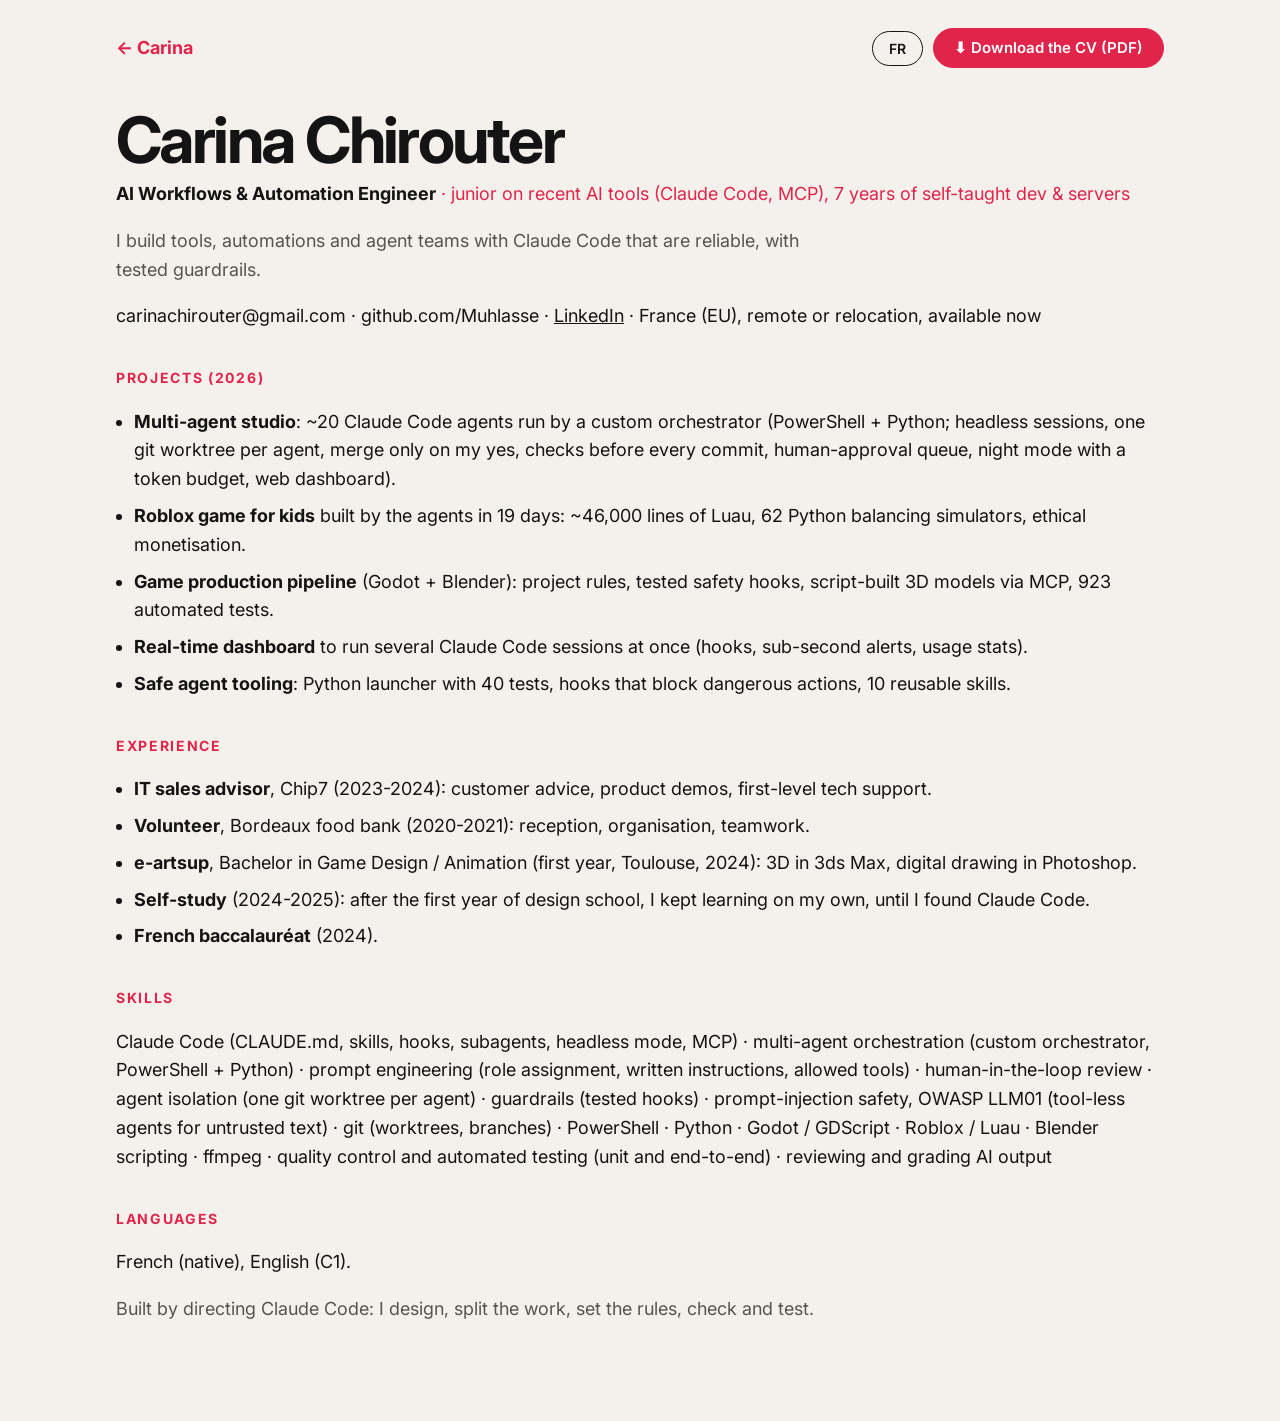
<file: cv.html>
<!doctype html>
<html lang="en" data-l="en"><head><meta charset="utf-8"><meta name="viewport" content="width=device-width, initial-scale=1">
<title>Carina · CV</title><meta name="description" content="CV of Carina.">
<link rel="preconnect" href="https://fonts.googleapis.com"><link rel="preconnect" href="https://fonts.gstatic.com" crossorigin>
<link href="https://fonts.googleapis.com/css2?family=Inter:wght@400;500;600;700;800&family=JetBrains+Mono:wght@400;600&display=swap" rel="stylesheet">
<link rel="stylesheet" href="style.css?v=67b5f2f9"><script src="site.js?v=67b5f2f9"></script></head><body>

<div class="page cv"><div class="haut-cv"><a class="retour" href="index.html">← Carina</a> <button type="button" data-langue><span lang="en">FR</span><span lang="fr">EN</span></button> <a class="btn pdf" lang="en" href="Carina_Chirouter_CV.pdf" download>⬇ <span class="long">Download the CV (</span>PDF<span class="long">)</span></a><a class="btn pdf" lang="fr" href="Carina_Chirouter_CV_FR.pdf" download>⬇ <span class="long">Télécharger le CV (</span>PDF<span class="long">)</span></a></div>
<h1>Carina Chirouter</h1>
<p class="titre-cv"><b>AI Workflows &amp; Automation Engineer</b> · <span lang="en">junior on recent AI tools (Claude Code, MCP), 7 years of self-taught dev &amp; servers</span><span lang="fr">junior sur les outils IA récents (Claude Code, MCP), 7 ans de dev et de serveurs en autodidacte</span></p>
<p class="intro"><span lang="en">I build tools, automations and agent teams with Claude Code that are reliable, with tested guardrails.</span><span lang="fr">Je construis avec Claude Code des outils, des automatisations et des équipes d’agents fiables, avec des garde-fous testés.</span></p>
<p>carinachirouter@gmail.com · github.com/Muhlasse · <a href="https://www.linkedin.com/in/carina-chirouter-80962229b/">LinkedIn</a> · <span lang="en">France (EU), remote or relocation, available now</span><span lang="fr">France (UE), à distance ou déménagement, disponible tout de suite</span></p>
<h2><span lang="en">Projects (2026)</span><span lang="fr">Réalisations (2026)</span></h2><ul>
<li><span lang="en"><b>Multi-agent studio</b>: ~20 Claude Code agents run by a custom orchestrator (PowerShell + Python; headless sessions, one git worktree per agent, merge only on my yes, checks before every commit, human-approval queue, night mode with a token budget, web dashboard).</span><span lang="fr"><b>Studio multi-agents</b> : ~20 agents Claude Code menés par un orchestrateur maison (PowerShell + Python ; sessions sans interface, une copie git par agent, fusion seulement sur mon oui, vérifications avant chaque commit, file de validation humaine, mode nuit avec budget de jetons, tableau de bord web).</span></li>
<li><span lang="en"><b>Roblox game for kids</b> built by the agents in 19 days: ~46,000 lines of Luau, 62 Python balancing simulators, ethical monetisation.</span><span lang="fr"><b>Jeu Roblox pour enfants</b> construit par les agents en 19 jours : ~46 000 lignes de Luau, 62 simulateurs d’équilibrage en Python, monétisation éthique.</span></li>
<li><span lang="en"><b>Game production pipeline</b> (Godot + Blender): project rules, tested safety hooks, script-built 3D models via MCP, 923 automated tests.</span><span lang="fr"><b>Chaîne de production de jeu vidéo</b> (Godot + Blender) : règles de projet, hooks de sécurité testés, modèles 3D construits par scripts via MCP, 923 tests automatiques.</span></li>
<li><span lang="en"><b>Real-time dashboard</b> to run several Claude Code sessions at once (hooks, sub-second alerts, usage stats).</span><span lang="fr"><b>Tableau de bord temps réel</b> pour piloter plusieurs sessions Claude Code (hooks, alertes en moins d’une seconde, statistiques d’usage).</span></li>
<li><span lang="en"><b>Safe agent tooling</b>: Python launcher with 40 tests, hooks that block dangerous actions, 10 reusable skills.</span><span lang="fr"><b>Outils d’agents sûrs</b> : lanceur Python avec 40 tests, hooks qui bloquent les actions dangereuses, 10 skills réutilisables.</span></li>
</ul>
<h2><span lang="en">Experience</span><span lang="fr">Parcours</span></h2><ul>
<li><span lang="en"><b>IT sales advisor</b>, Chip7 (2023-2024): customer advice, product demos, first-level tech support.</span><span lang="fr"><b>Conseillère en vente informatique</b>, Chip7 (2023-2024) : conseil, démonstrations, assistance technique de premier niveau.</span></li>
<li><span lang="en"><b>Volunteer</b>, Bordeaux food bank (2020-2021): reception, organisation, teamwork.</span><span lang="fr"><b>Bénévole</b>, Banque alimentaire de Bordeaux (2020-2021) : accueil, organisation, travail en équipe.</span></li>
<li><span lang="en"><b>e-artsup</b>, Bachelor in Game Design / Animation (first year, Toulouse, 2024): 3D in 3ds Max, digital drawing in Photoshop.</span><span lang="fr"><b>e-artsup</b>, Bachelor Game Design / Animation (1re année, Toulouse, 2024) : 3D sous 3ds Max, dessin sous Photoshop.</span></li>
<li><span lang="en"><b>Self-study</b> (2024-2025): after the first year of design school, I kept learning on my own, until I found Claude Code.</span><span lang="fr"><b>Autoformation</b> (2024-2025) : après la 1re année d’école de design, j’ai continué à apprendre seule, jusqu’à Claude Code.</span></li>
<li><span lang="en"><b>French baccalauréat</b> (2024).</span><span lang="fr"><b>Baccalauréat</b> (2024).</span></li></ul>
<h2><span lang="en">Skills</span><span lang="fr">Compétences</span></h2>
<p><span lang="en">Claude Code (CLAUDE.md, skills, hooks, subagents, headless mode, MCP) · multi-agent orchestration (custom orchestrator, PowerShell + Python) · prompt engineering (role assignment, written instructions, allowed tools) · human-in-the-loop review · agent isolation (one git worktree per agent) · guardrails (tested hooks) · prompt-injection safety, OWASP LLM01 (tool-less agents for untrusted text) · git (worktrees, branches) · PowerShell · Python · Godot / GDScript · Roblox / Luau · Blender scripting · ffmpeg · quality control and automated testing (unit and end-to-end) · reviewing and grading AI output</span><span lang="fr">Claude Code (CLAUDE.md, skills, hooks, sous-agents, mode headless, MCP) · orchestration multi-agents (orchestrateur maison, PowerShell + Python) · prompt engineering (attribution de rôles, consignes écrites, outils permis) · revue human-in-the-loop · isolation des agents (un git worktree par agent) · garde-fous (hooks testés) · sécurité face à l’injection de prompt, OWASP LLM01 (agents sans outil pour le texte venu d’ailleurs) · git (worktrees, branches) · PowerShell · Python · Godot / GDScript · Roblox / Luau · Blender (scripts) · ffmpeg · contrôle qualité et tests automatisés (unitaires et de bout en bout) · relecture et évaluation de réponses d’IA</span></p>
<h2><span lang="en">Languages</span><span lang="fr">Langues</span></h2><p><span lang="en">French (native), English (C1).</span><span lang="fr">Français (natif), anglais (C1).</span></p>
<p class="intro"><span lang="en">Built by directing Claude Code: I design, split the work, set the rules, check and test.</span><span lang="fr">Construit en dirigeant Claude Code : je conçois, je découpe, je cadre, je vérifie et je teste.</span></p>
</div></body></html>
</file>
<file: style.css>
:root{--fond:#f4f1ec;--encre:#141414;--doux:#57534d;--pale:#8d877d;--trait:#ddd6ca;--rose:#e0244a;--vert:#1f8a4c;--nuit:#141414;--carte:#fff}
*{box-sizing:border-box}
html[data-l="en"] [lang="fr"],html[data-l="fr"] [lang="en"]{display:none}
html{scroll-behavior:smooth;scroll-padding-top:84px}
body{margin:0;background:var(--fond);color:var(--encre);font:18px/1.6 Inter,system-ui,sans-serif;-webkit-font-smoothing:antialiased}
a{color:inherit}
.lecture{position:fixed;top:0;left:0;height:3px;width:100%;transform-origin:0 50%;transform:scaleX(0);background:var(--rose);z-index:6}
.haut{position:sticky;top:0;z-index:5;display:flex;justify-content:space-between;align-items:center;gap:20px;padding:16px clamp(16px,4vw,56px);
  background:rgba(244,241,236,.88);backdrop-filter:blur(12px);transition:box-shadow .3s}
.haut.ombre{box-shadow:0 1px 0 var(--trait)}
.haut .nom{font-weight:800;font-size:19px;text-decoration:none;letter-spacing:-.01em}
.haut nav{display:flex;gap:28px;font-size:15px;font-weight:500;color:var(--doux)}
.haut nav a{text-decoration:none;position:relative;padding:4px 0}
.haut nav a:after{content:"";position:absolute;left:0;right:0;bottom:-2px;height:2px;background:var(--rose);transform:scaleX(0);transition:transform .3s}
.haut nav a:hover,.haut nav a.actif{color:var(--encre)}.haut nav a:hover:after,.haut nav a.actif:after{transform:scaleX(1)}
.haut .droite{display:flex;gap:8px;align-items:center}
.btn,button{background:transparent;border:1px solid var(--encre);color:var(--encre);padding:8px 16px;border-radius:99px;font:600 14px Inter,sans-serif;
  text-decoration:none;cursor:pointer;transition:transform .2s,background .2s,color .2s;display:inline-block}
.btn:hover,button:hover{transform:translateY(-2px)}
.btn.noir{background:var(--nuit);color:#fff}.btn.rose{background:var(--rose);border-color:var(--rose);color:#fff}
main{max-width:1160px;margin:0 auto;padding:0 clamp(16px,4vw,56px)}
/* accueil */
.accueil{padding:clamp(70px,14vh,150px) 0 90px}
.accueil h1{font-size:clamp(42px,6.2vw,80px);line-height:1;letter-spacing:-.045em;margin:0 0 28px;max-width:980px}
.accueil h1 .mot{display:inline-block;opacity:0;transform:translateY(.4em);animation:monte .8s cubic-bezier(.2,.7,.2,1) forwards}
.accueil h1 em{font-style:normal;color:var(--rose)}
@keyframes monte{to{opacity:1;transform:none}}
.accueil .sous{font-size:21px;line-height:1.55;color:var(--doux);max-width:640px;margin:0 0 30px}
.accueil .liens{display:flex;gap:10px;flex-wrap:wrap}
.ouverture{display:grid;grid-template-columns:1.2fr .8fr;gap:48px;align-items:center}
.ouverture h1{font-size:clamp(40px,4.8vw,66px)}.accueil:has(.ouverture){padding-top:clamp(40px,7vh,80px)}
.vitrine{position:relative;height:560px}
.vitrine .v{position:absolute;overflow:hidden;border-radius:16px;background:#000;box-shadow:0 30px 70px rgba(20,20,20,.22)}
.vitrine video,.vitrine img{display:block;width:100%;height:100%;object-fit:cover}
.vitrine .tel{left:0;top:0;width:250px;height:444px;border-radius:24px}
.vitrine .large{right:0;top:80px;width:340px;height:191px;z-index:2}
.vitrine .file{right:16px;top:300px;width:250px;height:240px}
.vitrine .file img{object-position:50% 50%;image-rendering:pixelated}
.ouverture>*,.vitrine .v{min-width:0}html,body{overflow-x:clip}
.vitrine .tel>span{top:12px;bottom:auto}
.verdicts .g p{overflow-wrap:anywhere}
.frise{list-style:none;margin:0;padding:0;border-left:2px solid var(--trait)}.frise li{display:grid;grid-template-columns:80px 1fr;gap:18px;padding:12px 0 12px 22px;position:relative}.frise li:before{content:"";position:absolute;left:-7px;top:22px;width:12px;height:12px;border-radius:50%;background:var(--rose)}.frise b{font-size:20px;letter-spacing:-.02em}.frise span{color:var(--doux)}
q.sa-voix{quotes:none;font-weight:700;color:var(--rose);font-style:normal}
.vitrine .v>span{white-space:nowrap;position:absolute;left:10px;bottom:10px;background:rgba(0,0,0,.72);color:#fff;font-size:12px;font-weight:700;padding:5px 10px;border-radius:99px}
.verdicts{background:#141414;color:#fff;width:100vw;margin-left:calc(50% - 50vw);padding:64px max(24px,calc(50vw - 560px)) 60px}
.verdicts .num{color:#ff5c7a}
.verdicts p.explique{color:#d8d2c6;font-size:17px;line-height:1.5;font-weight:400;letter-spacing:0;max-width:60ch;margin:12px 0 0}
.texte h1+.cherche{margin-top:20px;margin-bottom:22px}
.verdicts .mur{display:grid;grid-template-columns:1.3fr 1fr 1fr;gap:36px;margin-top:22px;align-items:end}
.verdicts blockquote{margin:0}.verdicts p{font-size:28px;line-height:1.12;font-weight:800;letter-spacing:-.02em;margin:0}
.verdicts .g p{font-size:clamp(40px,5.4vw,66px);letter-spacing:-.04em;line-height:.95}.verdicts .ok p{color:#7ee787}
.verdicts cite{display:block;font-style:normal;font-size:14px;color:#a9a294;margin-top:10px;line-height:1.4}
.cherche{display:inline-flex;align-items:center;gap:10px;margin-top:40px;font-size:15px;color:var(--doux);background:var(--carte);padding:10px 16px;border-radius:99px}
.cherche:before{content:"";width:9px;height:9px;border-radius:50%;background:var(--vert);box-shadow:0 0 0 0 rgba(31,138,76,.5);animation:pouls 2s infinite}
@keyframes pouls{70%{box-shadow:0 0 0 10px rgba(31,138,76,0)}100%{box-shadow:0 0 0 0 rgba(31,138,76,0)}}
.sommaire{display:grid;grid-template-columns:repeat(3,1fr);gap:16px;margin-top:70px}
.sommaire a{display:block;background:var(--carte);border-radius:16px;padding:22px;text-decoration:none;transition:transform .25s,box-shadow .25s}
.sommaire a:hover{transform:translateY(-4px);box-shadow:0 16px 40px rgba(20,20,20,.08)}
.sommaire small{color:var(--rose);font-weight:800;letter-spacing:.1em;font-size:12px}
.sommaire b{display:block;font-size:19px;line-height:1.3;margin:8px 0 6px;letter-spacing:-.01em}
.sommaire span{color:var(--doux);font-size:15px}
/* études de cas */
.cas{padding:110px 0;border-top:1px solid var(--trait)}
.num{font:800 13px Inter,sans-serif;color:var(--rose);letter-spacing:.12em;text-transform:uppercase}
.cas h2{font-size:clamp(32px,4.4vw,52px);line-height:1.05;letter-spacing:-.035em;margin:12px 0 54px;max-width:900px}
.corps{display:grid;grid-template-columns:minmax(0,1fr) minmax(0,1.05fr);gap:64px;align-items:start}
.visuel{margin:0;position:sticky;top:110px}
.visuel figcaption{color:var(--doux);font-size:15px;line-height:1.5;margin-top:12px}.visuel figcaption b{color:var(--encre)}
.part{border-left:3px solid var(--rose);padding-left:16px}.part p{color:var(--encre)}
.voir{display:flex;gap:10px;flex-wrap:wrap;margin-top:26px}
.fichiers{flex-basis:100%;margin:6px 0 0;color:var(--doux);font-size:15px;line-height:1.7}
.ecran.video{cursor:default}.ecran video{display:block;width:100%;height:auto;background:#000}
.tiktok{margin:34px 0 0;display:flex;gap:18px;align-items:flex-end}.tiktok video{width:200px;aspect-ratio:9/16;border-radius:18px;background:#000;box-shadow:0 18px 44px rgba(20,20,20,.18);flex:none}.tiktok figcaption{color:var(--doux);font-size:15px;line-height:1.5}.tiktok b{color:var(--encre)}
.ligne{margin-bottom:30px}
.ligne h3{margin:0 0 6px;font-size:13px;letter-spacing:.1em;text-transform:uppercase;color:var(--encre)}
.ligne p{margin:0;color:var(--doux)}
.resultat{display:flex;gap:40px;flex-wrap:wrap;padding-top:26px;border-top:2px solid var(--encre)}
.resultat b{display:block;font-size:44px;line-height:1.05;letter-spacing:-.04em;font-variant-numeric:tabular-nums}
.resultat div>span{color:var(--doux);font-size:14px}
.salle-intro{max-width:820px;font-size:20px;line-height:1.55;margin:0 0 44px}.salle-ecran{margin:0 0 40px}.salle-ecran figcaption{color:var(--doux);font-size:16px;line-height:1.55;margin-top:14px;max-width:820px}.salle-ecran figcaption b{color:var(--encre)}.salle-duo{display:block}.bande{margin-top:72px}.bande .resultat{gap:28px 48px}.bande .resultat>div{flex:1 1 200px}.bande .resultat b{font-size:38px}.bande-texte{max-width:760px;font-size:19px;line-height:1.55;margin:10px 0 30px}.bande-liste{list-style:none;padding:0;margin:0 0 34px;display:grid;grid-template-columns:1fr 1fr;gap:18px 40px;max-width:980px}.bande-liste li{font-size:16px;line-height:1.55;color:var(--doux)}.bande-liste b{color:var(--encre)}@media(max-width:760px){.bande-liste{grid-template-columns:1fr}}.bande .ecran{display:block;margin-top:40px}.bande-note{color:var(--doux);font-size:13px;margin-top:18px}
/* schéma en étapes */
.etapes{display:flex;flex-direction:column;gap:0;background:var(--carte);border-radius:18px;padding:22px}
.etape{display:flex;justify-content:space-between;align-items:center;gap:14px;padding:14px 16px;border-radius:12px;border:1px solid var(--trait);
  transition:background .4s,border-color .4s,transform .4s}
.etape b{font-size:16px}.etape span{color:var(--doux);font-size:14px;text-align:right}
.etape.allume{border-color:var(--vert);background:rgba(31,138,76,.07)}
.etape.moi.allume{border-color:var(--rose);background:rgba(224,36,74,.07)}
.etape.allume b:before{content:"✓ ";color:var(--vert)}.etape.moi.allume b:before{content:"● ";color:var(--rose)}
.fleche{display:block;width:2px;height:18px;margin:0 auto;background:var(--trait);position:relative;overflow:hidden}
.fleche:after{content:"";position:absolute;inset:0;background:var(--vert);transform:scaleY(0);transform-origin:top;transition:transform .35s}
.fleche.allume:after{transform:scaleY(1)}
.portique{flex-direction:row;flex-wrap:wrap;align-items:center;gap:8px;padding:26px 22px}
.portique{display:grid;grid-template-columns:1fr 1fr 1fr;gap:10px}.portique .fleche{display:none}
.portique .etape{flex-direction:column;align-items:flex-start;gap:2px;padding:12px 14px}
.portique .etape span{text-align:left}
.portique .fleche{width:14px;height:2px;margin:0}.portique .fleche:after{transform:scaleX(0);transform-origin:left}.portique .fleche.allume:after{transform:scaleX(1)}
.journal{background:var(--nuit);color:#c9d1c9;border-radius:14px;padding:16px 18px;height:228px;overflow:hidden;margin:14px 0 0;
  font:13.5px/1.7 'JetBrains Mono',ui-monospace,monospace;white-space:pre-wrap}
.journal .t{color:#6b6b6b}.journal .r{color:#ff5c7a}.journal .j{color:#ffd166}.journal .v{color:#7ee787}.journal .g{color:#8b8b8b}
.journal:after{content:"▌";color:#7ee787;animation:clign 1s steps(1) infinite}
@keyframes clign{50%{opacity:0}}
.avant-apres{display:grid;gap:14px}
.avant-apres div{position:relative;border-radius:16px;overflow:hidden;background:#222}
.avant-apres img{width:100%;aspect-ratio:16/9;object-fit:cover;display:block;image-rendering:pixelated;transition:transform 1.2s cubic-bezier(.2,.7,.2,1)}
.avant-apres div:hover img{transform:scale(1.04)}
.avant-apres div>span{white-space:nowrap;position:absolute;left:12px;bottom:12px;background:rgba(20,20,20,.82);color:#fff;font-size:14px;font-weight:600;padding:6px 12px;border-radius:99px}
/* vraies captures dans un cadre de fenêtre */
.ecran{display:block;background:#1d1d1d;border-radius:14px;overflow:hidden;margin-bottom:14px;box-shadow:0 18px 44px rgba(20,20,20,.16);cursor:zoom-in;text-decoration:none;transition:transform .35s,box-shadow .35s}
.ecran:hover{transform:translateY(-3px);box-shadow:0 24px 56px rgba(20,20,20,.22)}
.ecran .barre{display:flex;align-items:center;gap:6px;padding:9px 12px;color:#bdb6aa;font-size:12.5px;font-weight:600}
.ecran .barre i{width:9px;height:9px;border-radius:50%;background:#555}.ecran .barre i:first-child{background:#ff5f57}.ecran .barre i:nth-child(2){background:#febc2e}.ecran .barre i:nth-child(3){background:#28c840;margin-right:6px}
.ecran img{display:block;width:100%;height:auto}
.etapes.petit{padding:14px}.etapes.petit .etape{padding:9px 12px}.etapes.petit .fleche{height:10px}
/* dessins, petits projets, fin */
.section{padding:110px 0;border-top:1px solid var(--trait)}
.section h2{font-size:clamp(32px,4.4vw,52px);line-height:1.05;letter-spacing:-.035em;margin:12px 0 18px;max-width:900px}
.section .chapo{color:var(--doux);max-width:640px;margin:0 0 40px}
.mur{display:grid;grid-template-columns:repeat(4,1fr);gap:24px 18px}
.mur figure{margin:0}.mur a{display:block;border-radius:12px;overflow:hidden;background:#ddd}
.mur img{width:100%;aspect-ratio:4/5;object-fit:cover;display:block;transition:transform .6s cubic-bezier(.2,.7,.2,1)}
.mur a:hover img{transform:scale(1.05)}
.mur figcaption{font-size:14px;color:var(--doux);margin-top:8px}.mur small{color:var(--pale)}
.lien{color:var(--rose);font-weight:700;text-decoration:none;border-bottom:2px solid transparent;transition:border-color .2s}.lien:hover{border-color:var(--rose)}
.petits{display:grid;grid-template-columns:repeat(auto-fill,minmax(250px,1fr));gap:14px;margin:0;padding:0;list-style:none}
.petits li{background:var(--carte);border-radius:16px;padding:20px;font-size:15px;line-height:1.5;color:var(--doux);transition:transform .25s}
.petits li:hover{transform:translateY(-3px)}
.petits b{display:block;color:var(--encre);font-size:16px;margin-bottom:4px}
.fin{padding:120px 0 130px;border-top:1px solid var(--trait)}
.fin h2{font-size:clamp(46px,7.5vw,92px);line-height:.98;letter-spacing:-.05em;margin:0 0 24px}
.fin p{color:var(--doux);max-width:660px}
.fin .liens{display:flex;gap:10px;flex-wrap:wrap;margin:30px 0}
.fin .btn{font-size:16px;padding:12px 22px}
/* apparitions au défilement */
.js .apparait{opacity:0;transform:translateY(26px);transition:opacity .8s cubic-bezier(.2,.7,.2,1),transform .8s cubic-bezier(.2,.7,.2,1)}
.js .apparait.vu{opacity:1;transform:none}
#zoom{position:fixed;inset:0;background:rgba(20,20,20,.94);display:none;align-items:center;justify-content:center;padding:16px;z-index:9;cursor:zoom-out}
#zoom.ouvert{display:flex}#zoom img{max-width:100%;max-height:100%;object-fit:contain;animation:monte .35s ease}
@media (max-width:900px){
  body{font-size:17px}
  .haut nav{display:none}
  .accueil{padding:56px 0 70px}.accueil .sous{font-size:18px}
  .ouverture{grid-template-columns:1fr;gap:28px}.vitrine{height:auto;display:grid;grid-template-columns:.8fr 1.2fr;gap:12px;align-items:center}.vitrine .v{position:relative;left:auto;right:auto;top:auto;width:auto;height:auto}.vitrine .tel{aspect-ratio:9/16}.vitrine .large{aspect-ratio:16/9}.vitrine .file{grid-column:1/-1;aspect-ratio:16/9}
  .verdicts{padding:48px 20px}.verdicts .mur{grid-template-columns:1fr;gap:26px}
  .sommaire{grid-template-columns:1fr;margin-top:44px}
  .cas,.section{padding:72px 0}.cas h2{margin-bottom:34px}
  .corps{grid-template-columns:1fr;gap:34px}
  .visuel{position:static}
  .resultat{gap:26px}.resultat b{font-size:36px}
  .mur{grid-template-columns:1fr 1fr;gap:16px 12px}
  .journal{font-size:11.5px;height:206px}
  .portique{grid-template-columns:1fr 1fr}
  .cherche{border-radius:14px;align-items:flex-start}.cherche:before{flex:none;margin-top:7px}
}
@media (prefers-reduced-motion:reduce){
  html{scroll-behavior:auto}*{animation:none!important;transition:none!important}
  .accueil h1 .mot,.js .apparait{opacity:1;transform:none}
}
.page{max-width:1080px;margin:0 auto;padding:28px 16px 80px}
.page h1{font-size:clamp(40px,6vw,64px);line-height:1;letter-spacing:-.04em;margin:40px 0 12px}
.page .intro{color:var(--doux);max-width:720px}
.retour{display:inline-block;margin-top:14px;color:var(--rose);font-weight:700;text-decoration:none}
.annee h2{font-size:30px;letter-spacing:-.02em;margin:48px 0 14px}.annee small{font-size:15px;color:var(--doux);font-weight:400}
.grille{display:grid;grid-template-columns:repeat(auto-fill,minmax(150px,1fr));gap:8px}
.grille img{width:100%;aspect-ratio:4/5;object-fit:cover;display:block;border-radius:8px;background:#ddd}
.cv h2{font-size:14px;letter-spacing:.12em;text-transform:uppercase;color:var(--rose);margin:36px 0 10px}
.cv ul{padding-left:18px}.cv li{margin-bottom:8px}
.cv .titre-cv{font-size:18px;margin:-4px 0 6px;color:var(--rose)}.cv .titre-cv b{color:var(--encre)}
@media print{body{background:#fff}.cv h2{color:#000}.retour,.page button,.btn{display:none}@page{margin:14mm}}

.accueil.sombre{background:#0f0e11;color:#f4f1ec;width:100vw;margin-left:calc(50% - 50vw);padding:clamp(40px,7vh,80px) max(16px,calc(50vw - 560px)) clamp(60px,9vh,100px)}
.ouverture.a{grid-template-columns:330px 1fr;gap:64px}
.telA{position:relative;width:330px;aspect-ratio:9/16;border-radius:30px;overflow:hidden;background:#000;box-shadow:0 0 0 6px #232126,0 40px 90px rgba(224,36,74,.25)}
.telA video{display:block;width:100%;height:100%;object-fit:cover}
.telA>span{position:absolute;left:12px;bottom:12px;background:rgba(0,0,0,.72);color:#fff;font-size:12px;font-weight:700;padding:5px 10px;border-radius:99px}
.sombre h1 em{color:#ff4d6d}.sombre .sous{color:#bdb6aa;margin-bottom:22px}
.sombre .cherche{background:#1d1b20;color:#e7e1d6;margin:0 0 26px}
.btn.clair{border-color:#f4f1ec;color:#f4f1ec}
.btn.pdf{line-height:1.2;font-size:15px;padding:10px 20px;background:var(--rose);border-color:var(--rose);color:#fff}
.cv .haut-cv{display:flex;gap:10px;align-items:center;flex-wrap:wrap;margin-bottom:8px}.cv .haut-cv .retour{margin:0 auto 0 0}.btn.pdf .long{white-space:pre}@media(max-width:700px){.btn.pdf .long{display:none}.haut .droite{gap:6px}.haut .droite .btn,.haut .droite button{padding:7px 11px}.haut .nom{min-width:0}}
@media (max-width:900px){.ouverture.a{grid-template-columns:1fr;gap:32px}.ouverture.a .texte{order:-1}.telA{width:min(300px,100%);margin:0 auto}}

.ouverture.a{grid-template-columns:minmax(0,1fr) 220px;gap:56px;align-items:center}
.ouverture.a>*{min-width:0}
.telA{width:220px;border-radius:22px;box-shadow:0 0 0 5px #232126,0 24px 60px rgba(224,36,74,.18)}
.qui{font-size:15px;font-weight:700;letter-spacing:.08em;text-transform:uppercase;color:#ff4d6d;margin-bottom:14px}
.outils{font-size:15px;color:#e7e1d6;margin:0 0 14px;font-weight:600}
.cherche{max-width:100%}
.frise b{white-space:nowrap}
@media (max-width:900px){.ouverture.a{grid-template-columns:1fr;gap:28px}.ouverture.a .texte{order:0}.telA{width:min(200px,100%);margin:0 auto}}

.ouverture.a{grid-template-columns:1fr}
.mini{display:flex;align-items:center;gap:14px;margin-top:30px}
.mini video{width:54px;aspect-ratio:9/16;object-fit:cover;border-radius:8px;background:#000;flex:none}
.mini span{font-size:14px;color:#bdb6aa}
#securite .petits{grid-template-columns:repeat(auto-fit,minmax(190px,1fr))}
</file>
